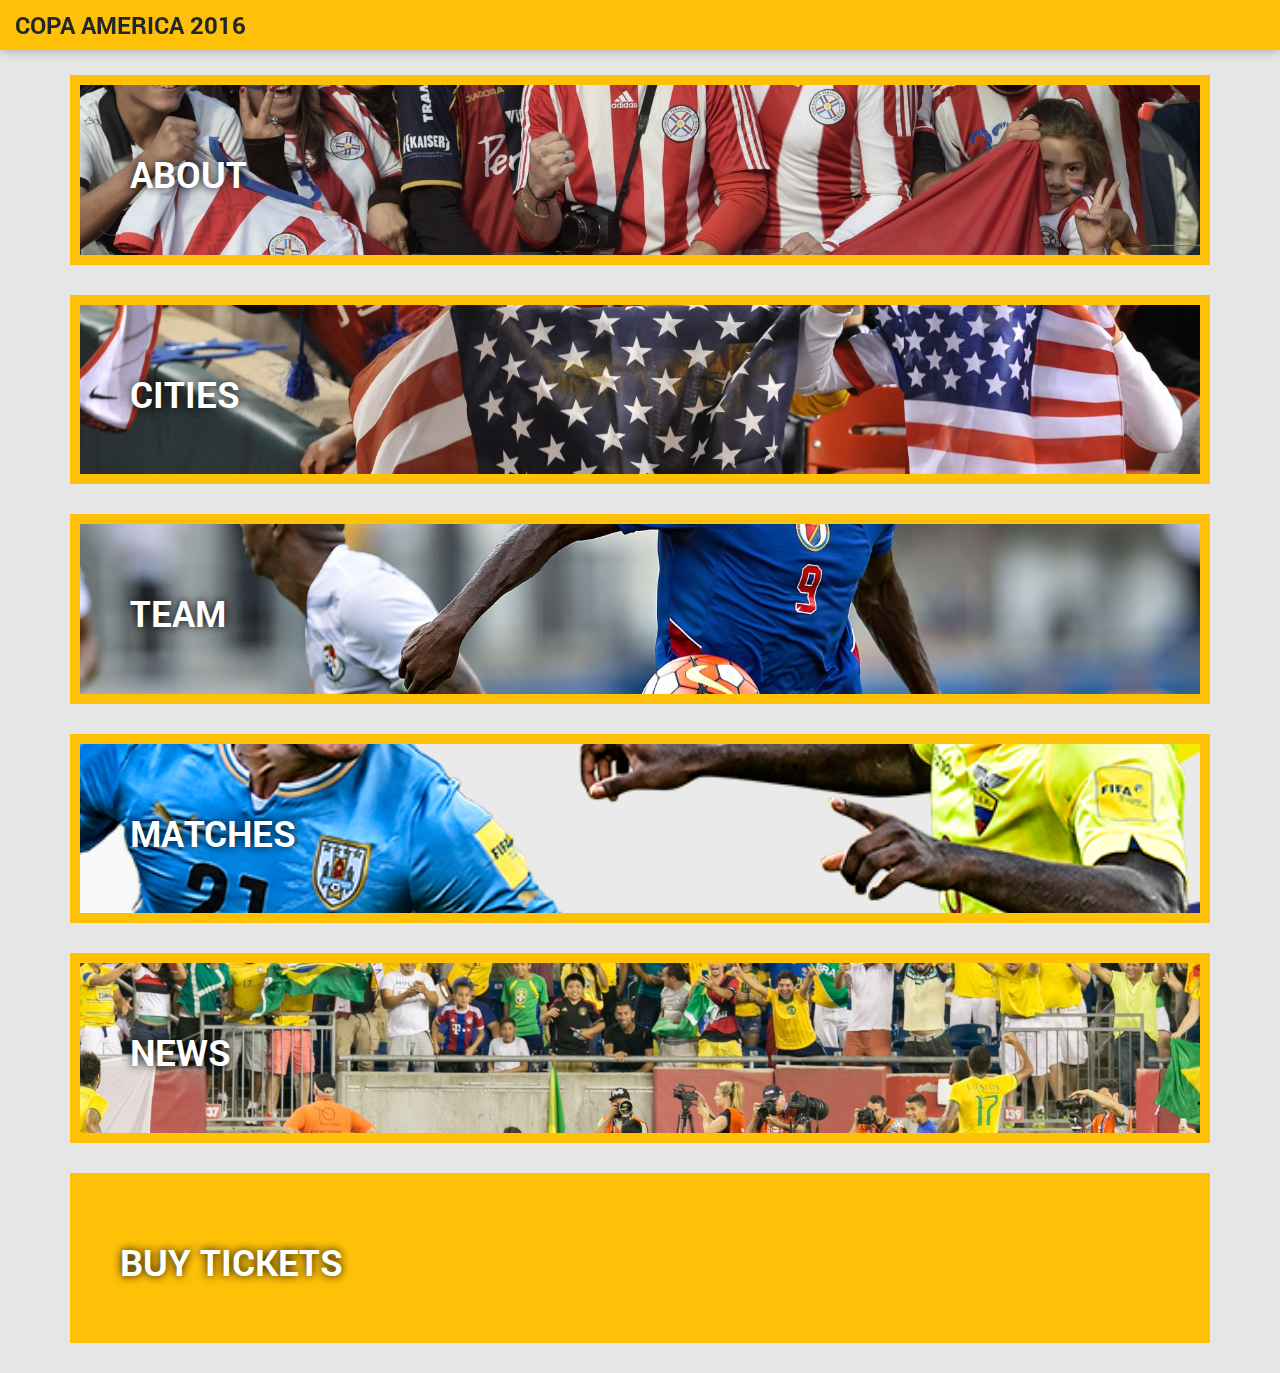
<file: index.html>
<!DOCTYPE html>
<html lang="en">
  <head>
    <meta charset="utf-8">
    <meta http-equiv="X-UA-Compatible" content="IE=edge">
    <meta name="viewport" content="width=device-width, initial-scale=1">
    <title>Copa America 2016</title>

    <!-- Bootstrap -->
    <link href="css/bootstrap.min.css" rel="stylesheet">

    <!-- Animate.CSS -->
    <link href="css/animate.css" rel="stylesheet">

    <!-- Stylesheet -->
    <link href="style.css" rel="stylesheet">

  </head>
  <body class="animated fadeIn">
    <nav class="navbar navbar-default navbar-fixed-top">
      <div class="container-fluid">
        <div class="navbar-header">
          <a class="navbar-brand text-uppercase" href="index.html">Copa America 2016</a>
        </div>
    </nav>

    <section class="navbar-clearfix">
    </section>

    <section class="item">
      <div class="container">
        <div class="row">
          <div class="col-sm-12">
            <a href="about.html">
              <div class="item-1 item-cmn text-uppercase animated bounceInLeft">
                <h1>About</h1>
              </div>  
            </a>
          </div>
          <div class="col-sm-12">
            <a href="cities.html">
              <div class="item-2 item-cmn text-uppercase animated bounceInRight">
                <h1>Cities</h1>
              </div>  
            </a>
          </div>
          <div class="col-sm-12">
            <a href="team.html">
              <div class="item-3 item-cmn text-uppercase animated bounceInLeft">
                <h1>Team</h1>
              </div>  
            </a>
          </div>
          <div class="col-sm-12">
            <a href="matches.html">
              <div class="item-4 item-cmn text-uppercase animated bounceInRight">
                <h1>Matches</h1>
              </div>  
            </a>
          </div>
          <div class="col-sm-12">
            <a href="news.html">
              <div class="item-5 item-cmn text-uppercase animated bounceInLeft">
                <h1>News</h1>
              </div>  
            </a>
          </div>
          <div class="col-sm-12">
            <a href="buytickets.html">
              <div class="item-6 item-cmn text-uppercase animated bounceInRight">
                <h1>Buy Tickets</h1>
              </div>  
            </a>
          </div>
        </div>
      </div>
    </section>    
  </body>
</html>
</file>
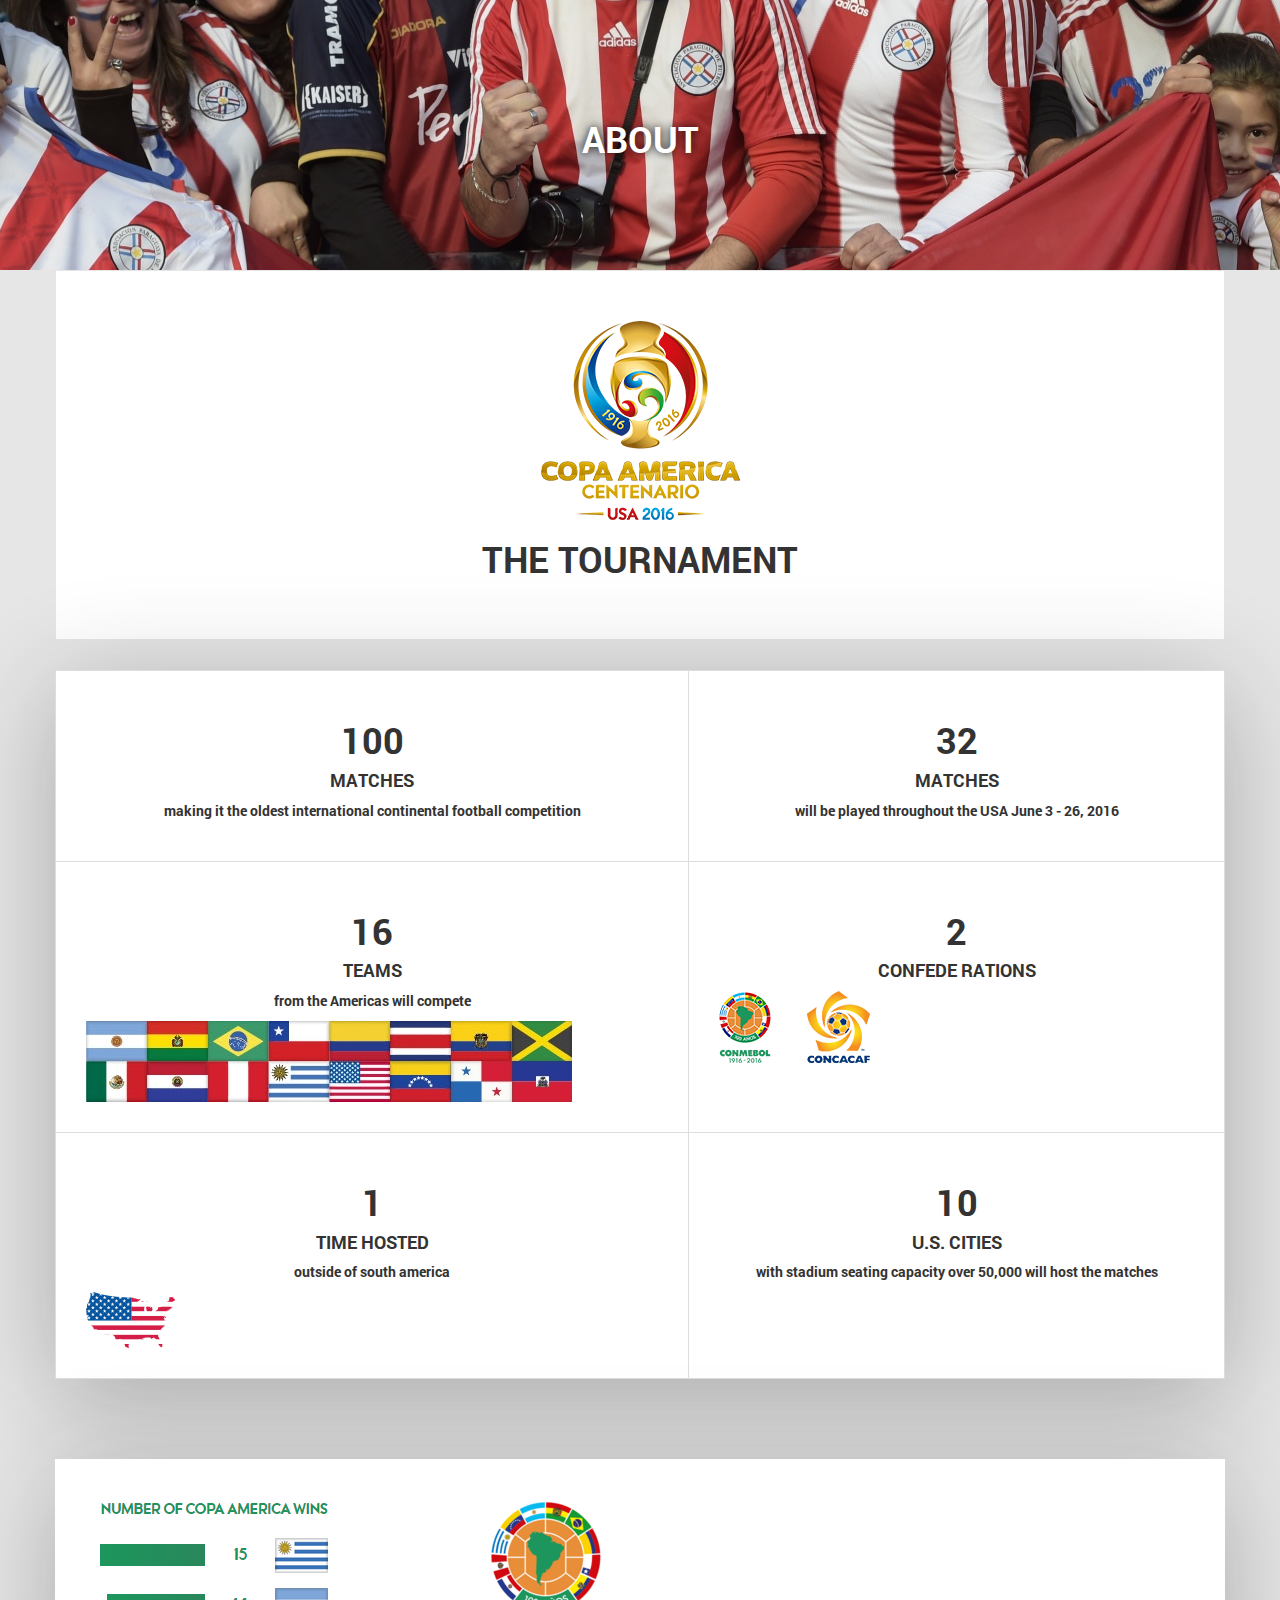
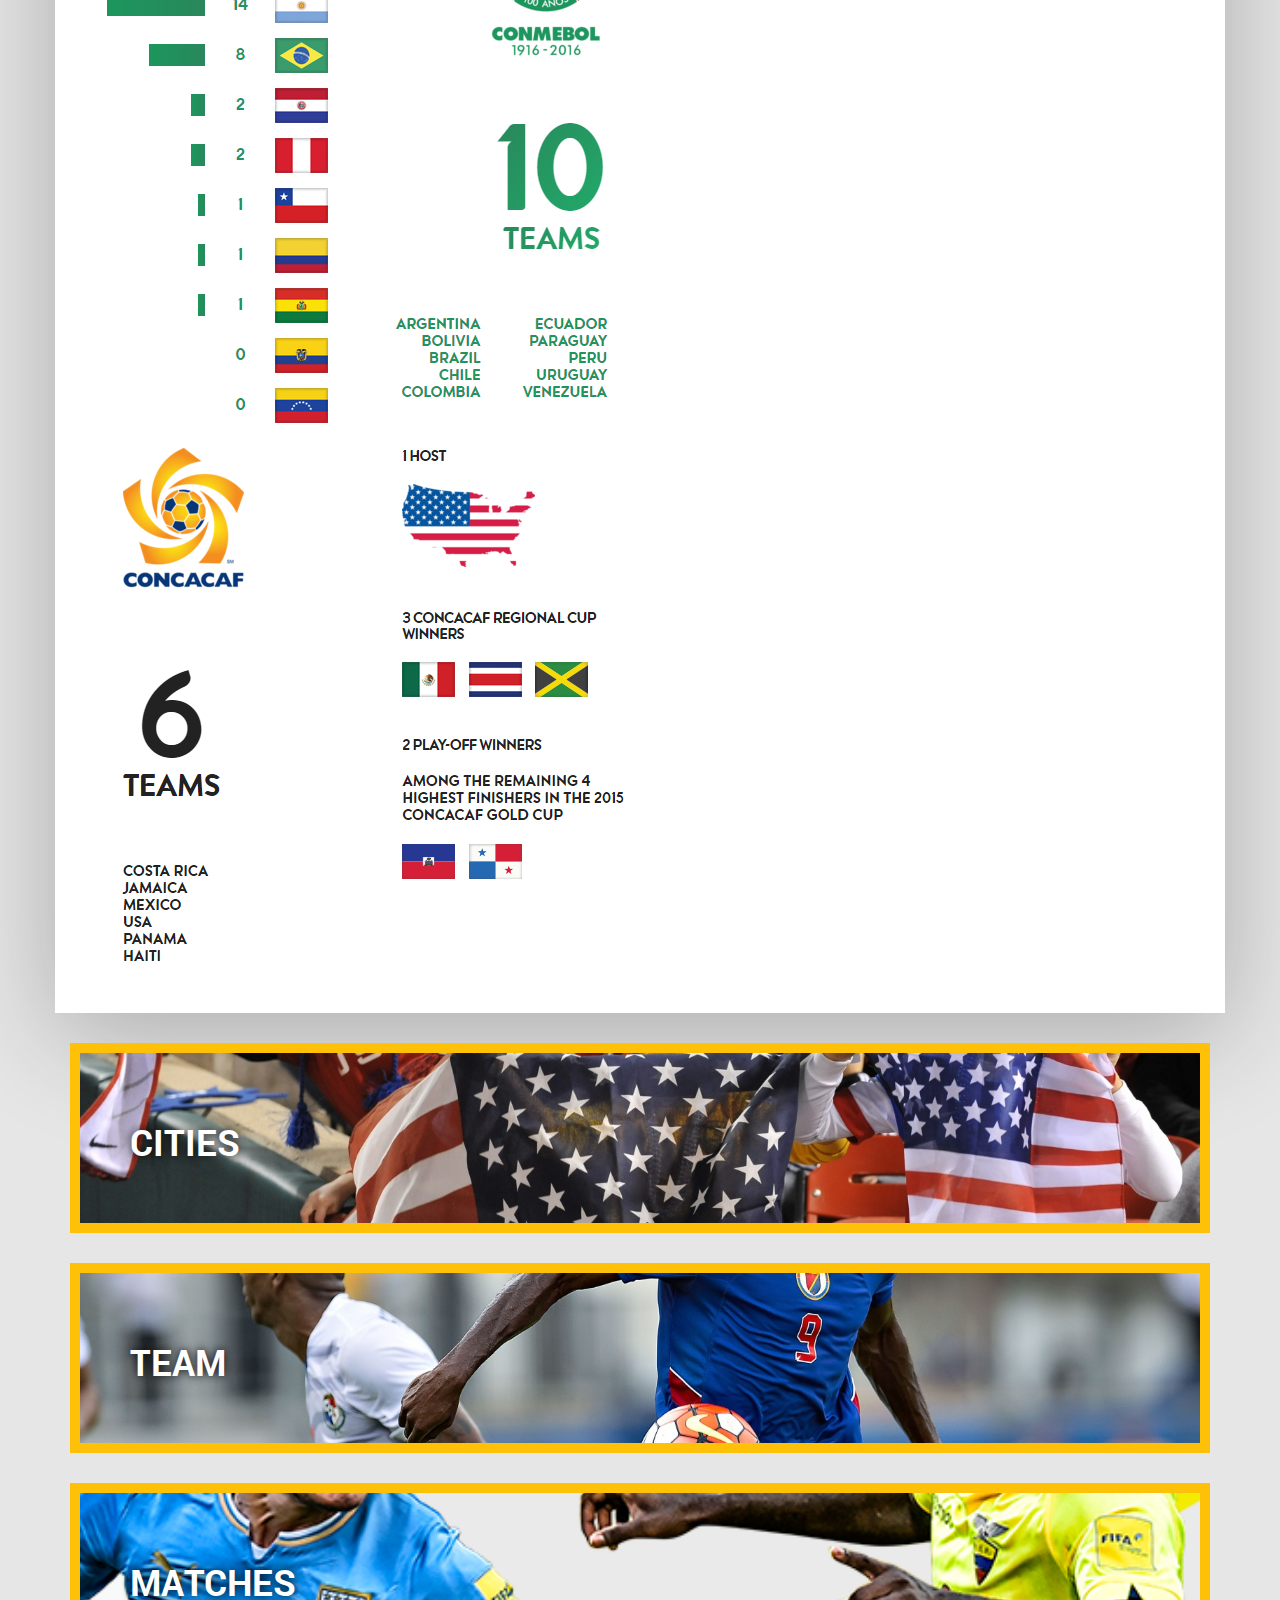
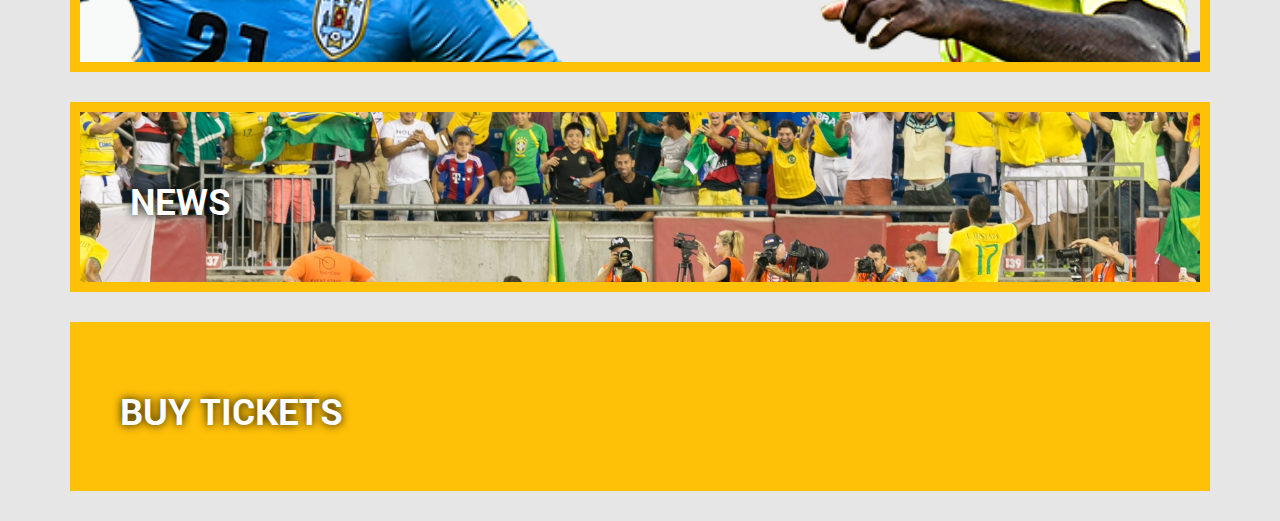
<file: about.html>
<!DOCTYPE html>
<html lang="en">
  <head>
    <meta charset="utf-8">
    <meta http-equiv="X-UA-Compatible" content="IE=edge">
    <meta name="viewport" content="width=device-width, initial-scale=1">
    <title>Copa America 2016</title>

    <!-- Bootstrap -->
    <link href="css/bootstrap.min.css" rel="stylesheet">

    <!-- Animate.CSS -->
    <link href="css/animate.css" rel="stylesheet">

    <!-- Stylesheet -->
    <link href="style.css" rel="stylesheet">

  </head>
  <body class="animated fadeIn">
    <section class="about-cover cover-cmn">
      <div class="container-fluid">
        <div class="row">
          <div class="text-center text-uppercase animated slideInDown">
            <h1>About</h1>
          </div>
        </div>
      </div>
    </section>
    <section class="the-tournament text-uppercase text-center animated slideInUp">
      <div class="container">
        <div class="row">
          <div class="tournament">
            <img src="img/logo.png" alt="">
            <h1>The Tournament</h1>
          </div>
        </div>
      </div>
    </section>
    <section class="info animated slideInUp">
      <div class="container">
        <div class="row">
          <div class="one-info text-center">
            <table class="table table-bordered">
              <tr>
                <td>
                  <h1>100</h1>
                  <h4>MATCHES</h4>
                  <p>making it the oldest international continental football competition</p>
                </td>
                <td>
                  <h1>32</h1>
                  <h4>MATCHES</h4>
                  <p>will be played throughout the USA June 3 - 26, 2016</p>
                </td>
              </tr>
              <tr>
                <td>
                  <h1>16</h1>
                  <h4>TEAMS</h4>
                  <p>from the Americas will compete</p>
                  <img class="img-responsive" src="img/team-flags.jpg" alt="">
                </td>
                <td>
                  <h1>2</h1>
                  <h4>CONFEDE RATIONS</h4>
                  <img class="img img-responsive" src="img/confedarations.png" alt="">
                </td>
              </tr>
              <tr>
                <td>
                  <h1>1</h1>
                  <h4>TIME HOSTED</h4>
                  <p>outside of south america</p>
                  <img class="img-responsive" src="img/usa-map.png" alt="">
                </td>
                <td>
                  <h1>10</h1>
                  <h4>U.S. CITIES</h4>
                  <p>with stadium seating capacity over 50,000 will host the matches</p>
                </td>
              </tr>
            </table>
          </div>
        </div>
      </div>
    </section>
    <section class="info">
      <div class="container">
        <div class="row">
          <div class="two-info">
            <img class="img-responsive" src="img/two-info-1.png" alt="">
            <img class="img-responsive" src="img/two-info-2.png" alt="">
          </div>
        </div>
      </div>
    </section>
    <section class="item">
      <div class="container">
        <div class="row">
          <div class="col-sm-12">
            <a href="cities.html">
              <div class="item-2 item-cmn text-uppercase">
                <h1>Cities</h1>
              </div>  
            </a>
          </div>
          <div class="col-sm-12">
            <a href="team.html">
              <div class="item-3 item-cmn text-uppercase">
                <h1>Team</h1>
              </div>  
            </a>
          </div>
          <div class="col-sm-12">
            <a href="matches.html">
              <div class="item-4 item-cmn text-uppercase">
                <h1>Matches</h1>
              </div>  
            </a>
          </div>
          <div class="col-sm-12">
            <a href="news.html">
              <div class="item-5 item-cmn text-uppercase">
                <h1>News</h1>
              </div>  
            </a>
          </div>
          <div class="col-sm-12">
            <a href="buytickets.html">
              <div class="item-6 item-cmn text-uppercase">
                <h1>Buy Tickets</h1>
              </div>  
            </a>
          </div>
        </div>
      </div>
    </section>
  </body>
</html>
</file>
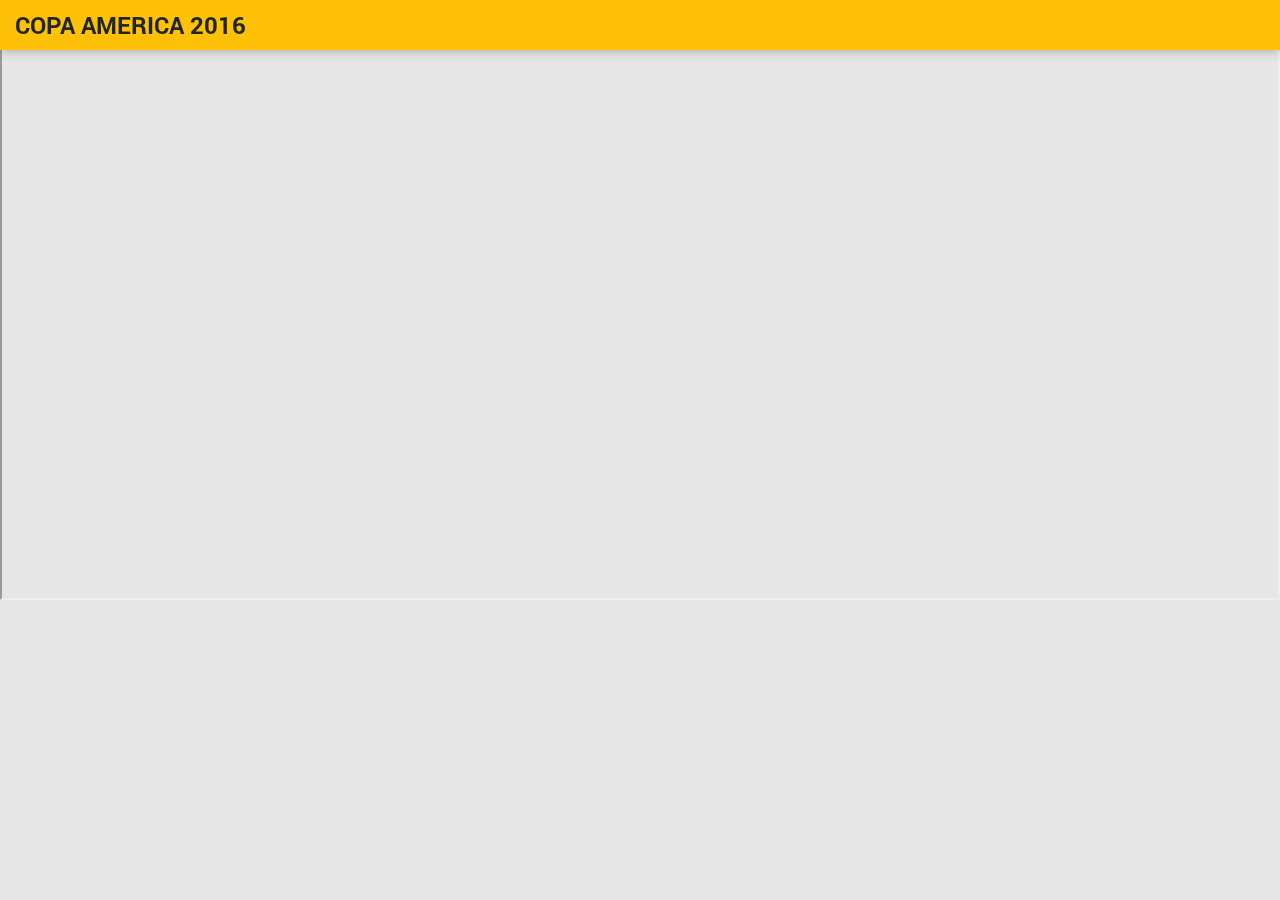
<file: buytickets.html>
<!DOCTYPE html>
<html lang="en">
  <head>
    <meta charset="utf-8">
    <meta http-equiv="X-UA-Compatible" content="IE=edge">
    <meta name="viewport" content="width=device-width, initial-scale=1">
    <title>Copa America 2016</title>

    <!-- Bootstrap -->
    <link href="css/bootstrap.min.css" rel="stylesheet">

    <!-- Animate.CSS -->
    <link href="css/animate.css" rel="stylesheet">

    <!-- Stylesheet -->
    <link href="style.css" rel="stylesheet">

  </head>
  <body class="animated slideInDown">
    <nav class="navbar navbar-default navbar-fixed-top">
      <div class="container-fluid">
        <div class="navbar-header">
          <a class="navbar-brand text-uppercase" href="index.html">Copa America 2016</a>
        </div>
    </nav>

    <section class="extrnl-news">
      <iframe width="100%" height="600" src="http://www.ticketmaster.com/Copa-America-Centenario-tickets/artist/2179595?brand=COPA"></iframe>
    </section>   
  </body>
</html>
</file>
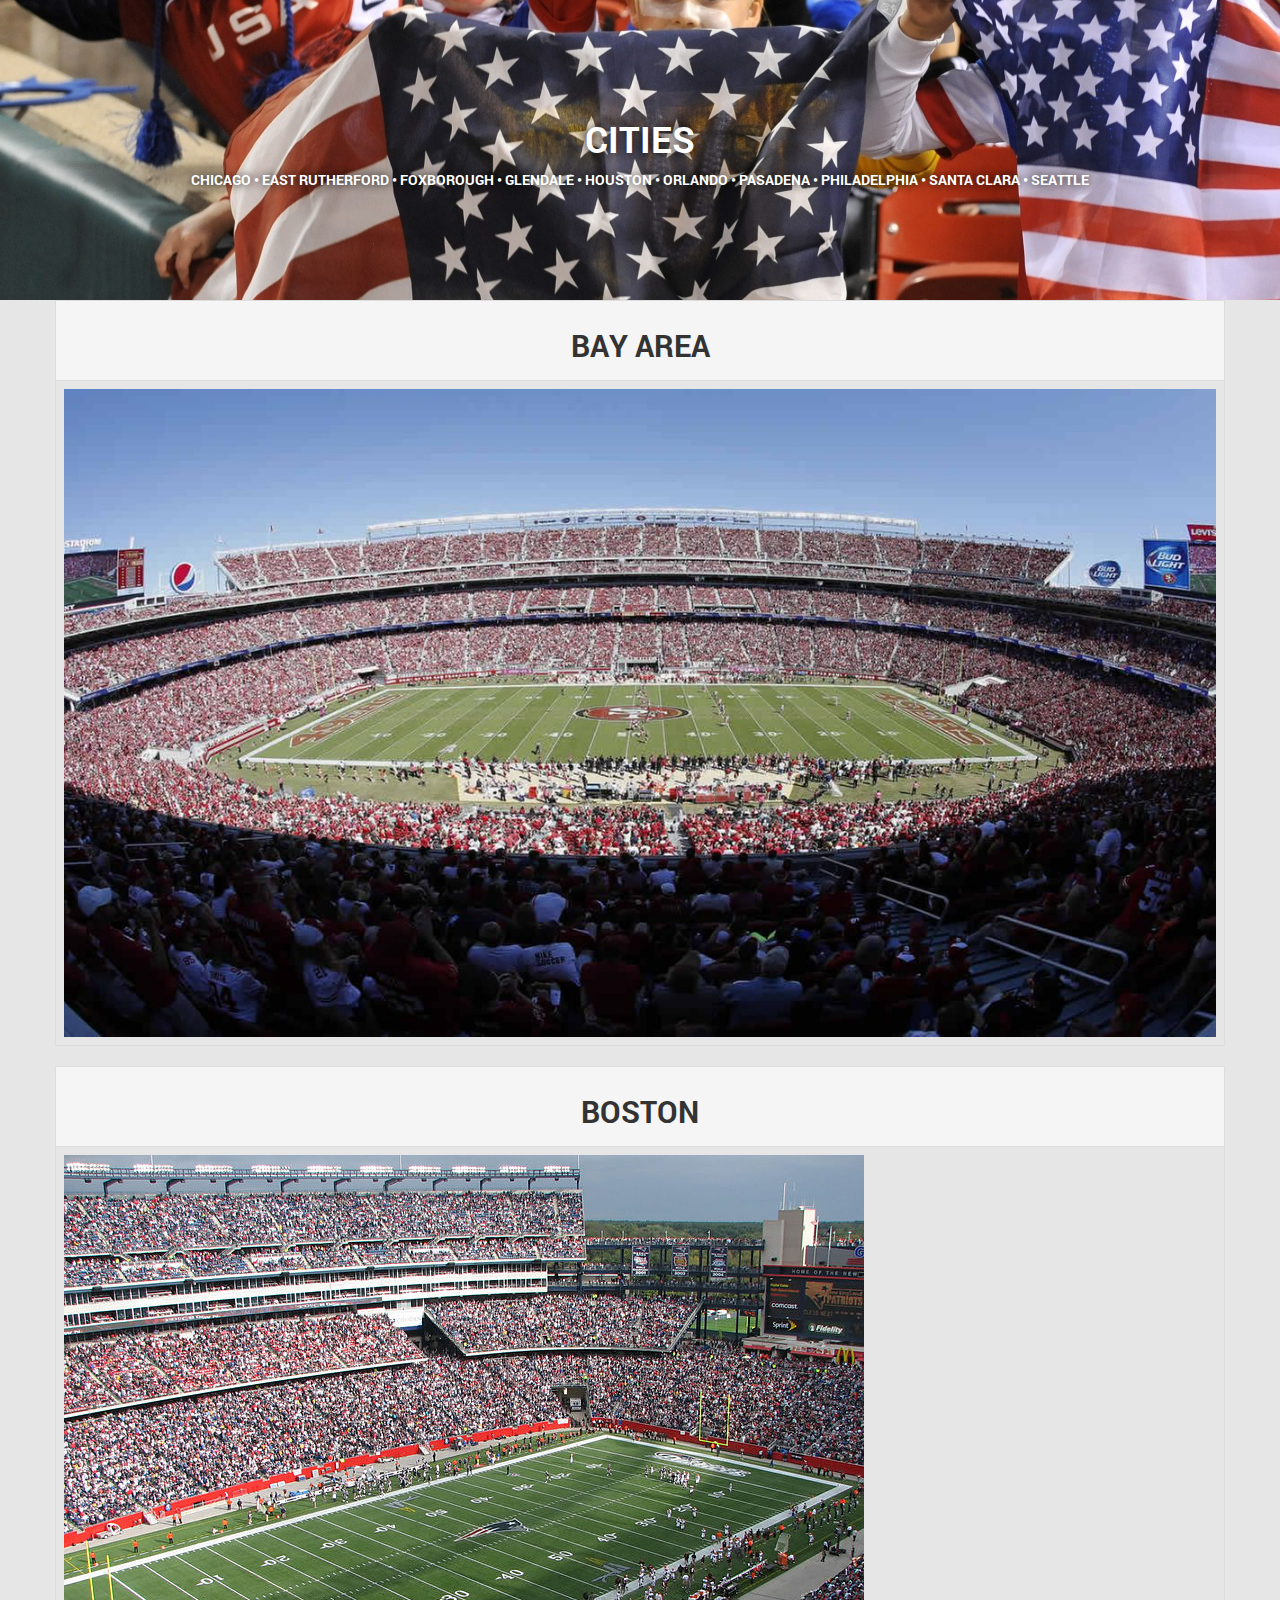
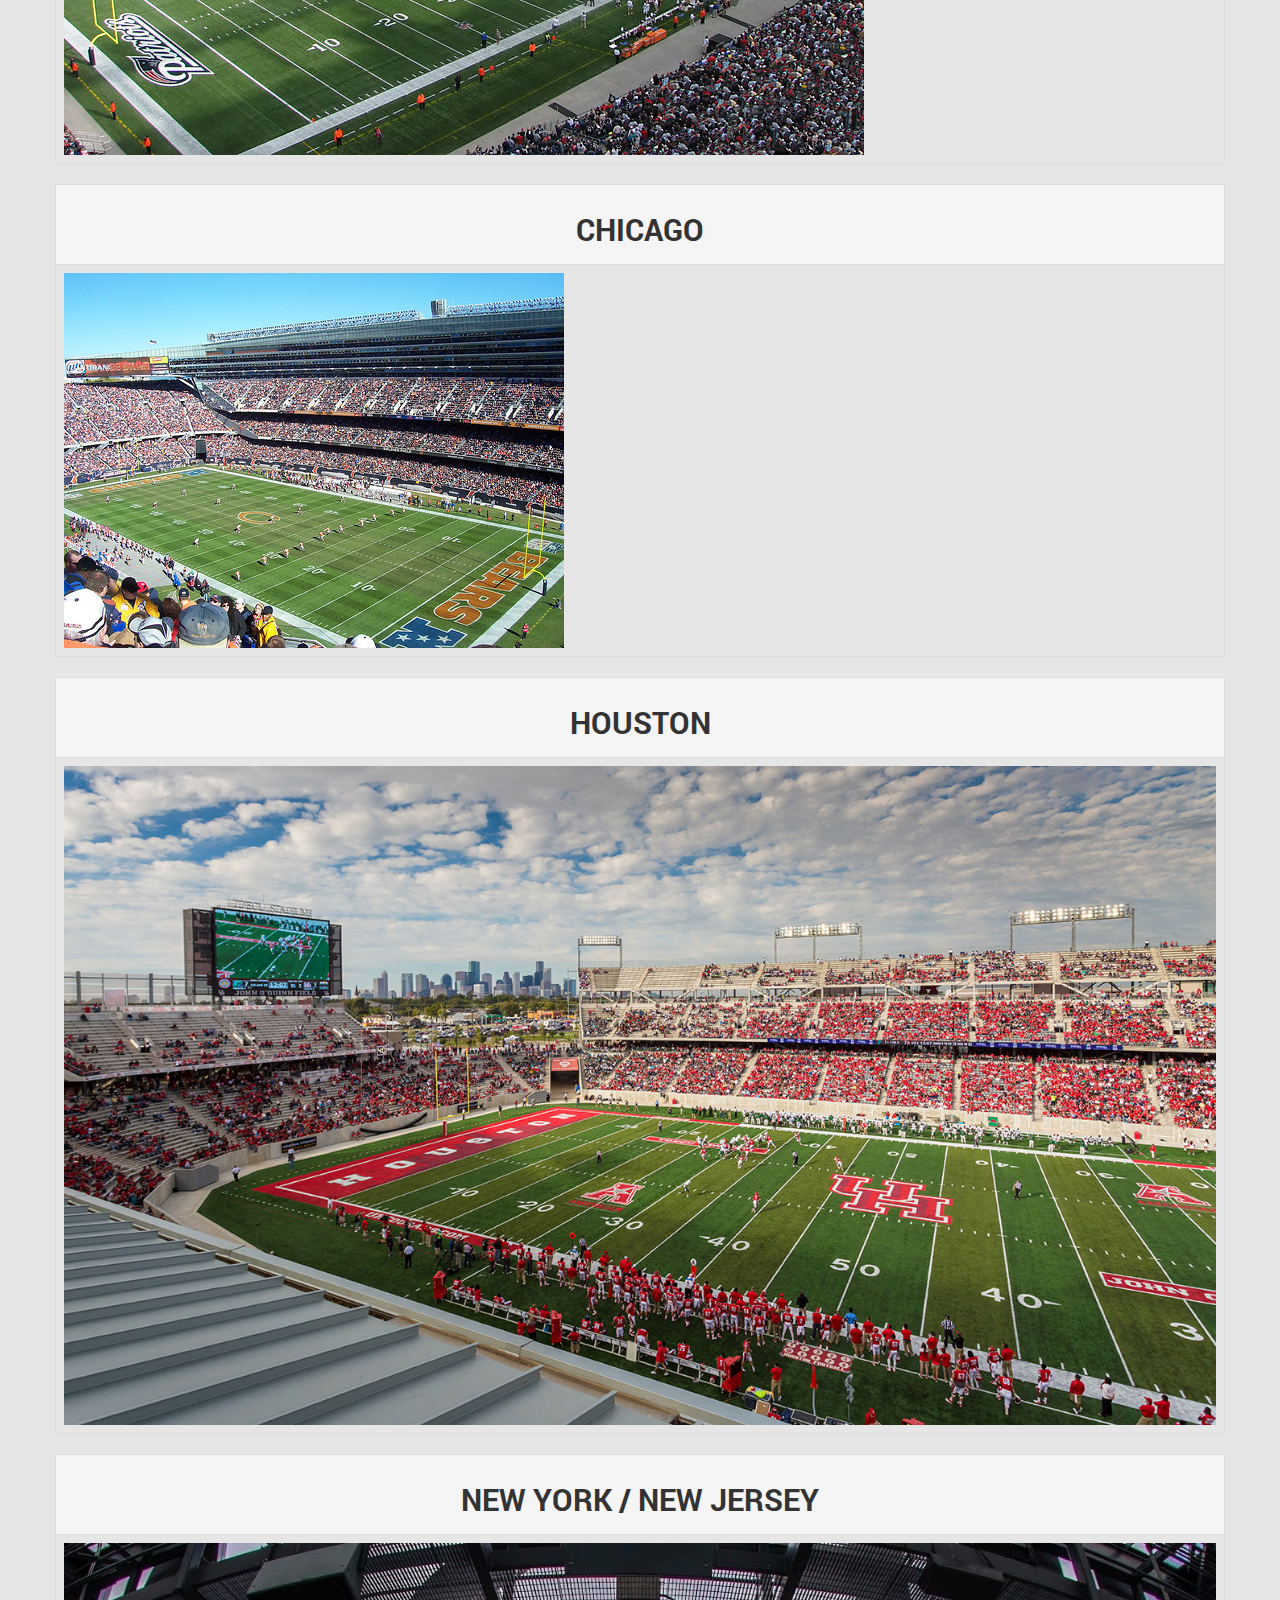
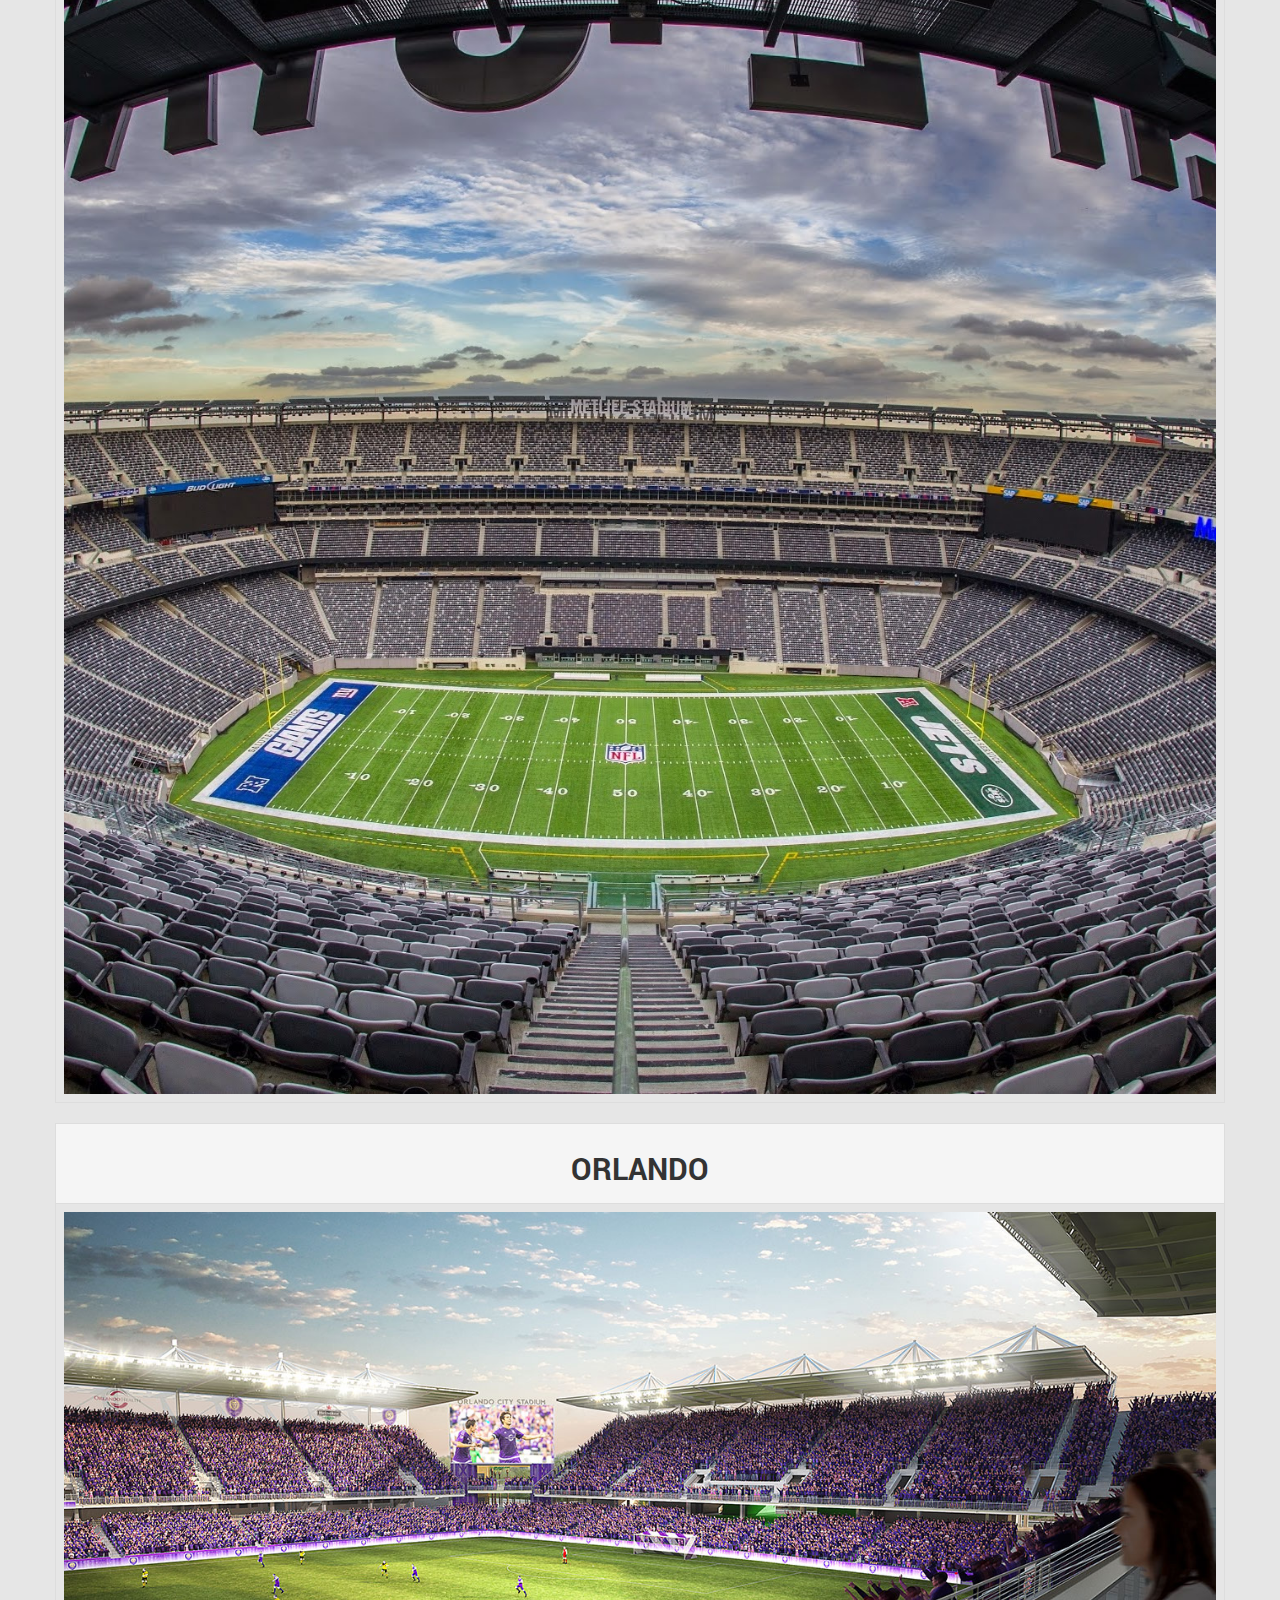
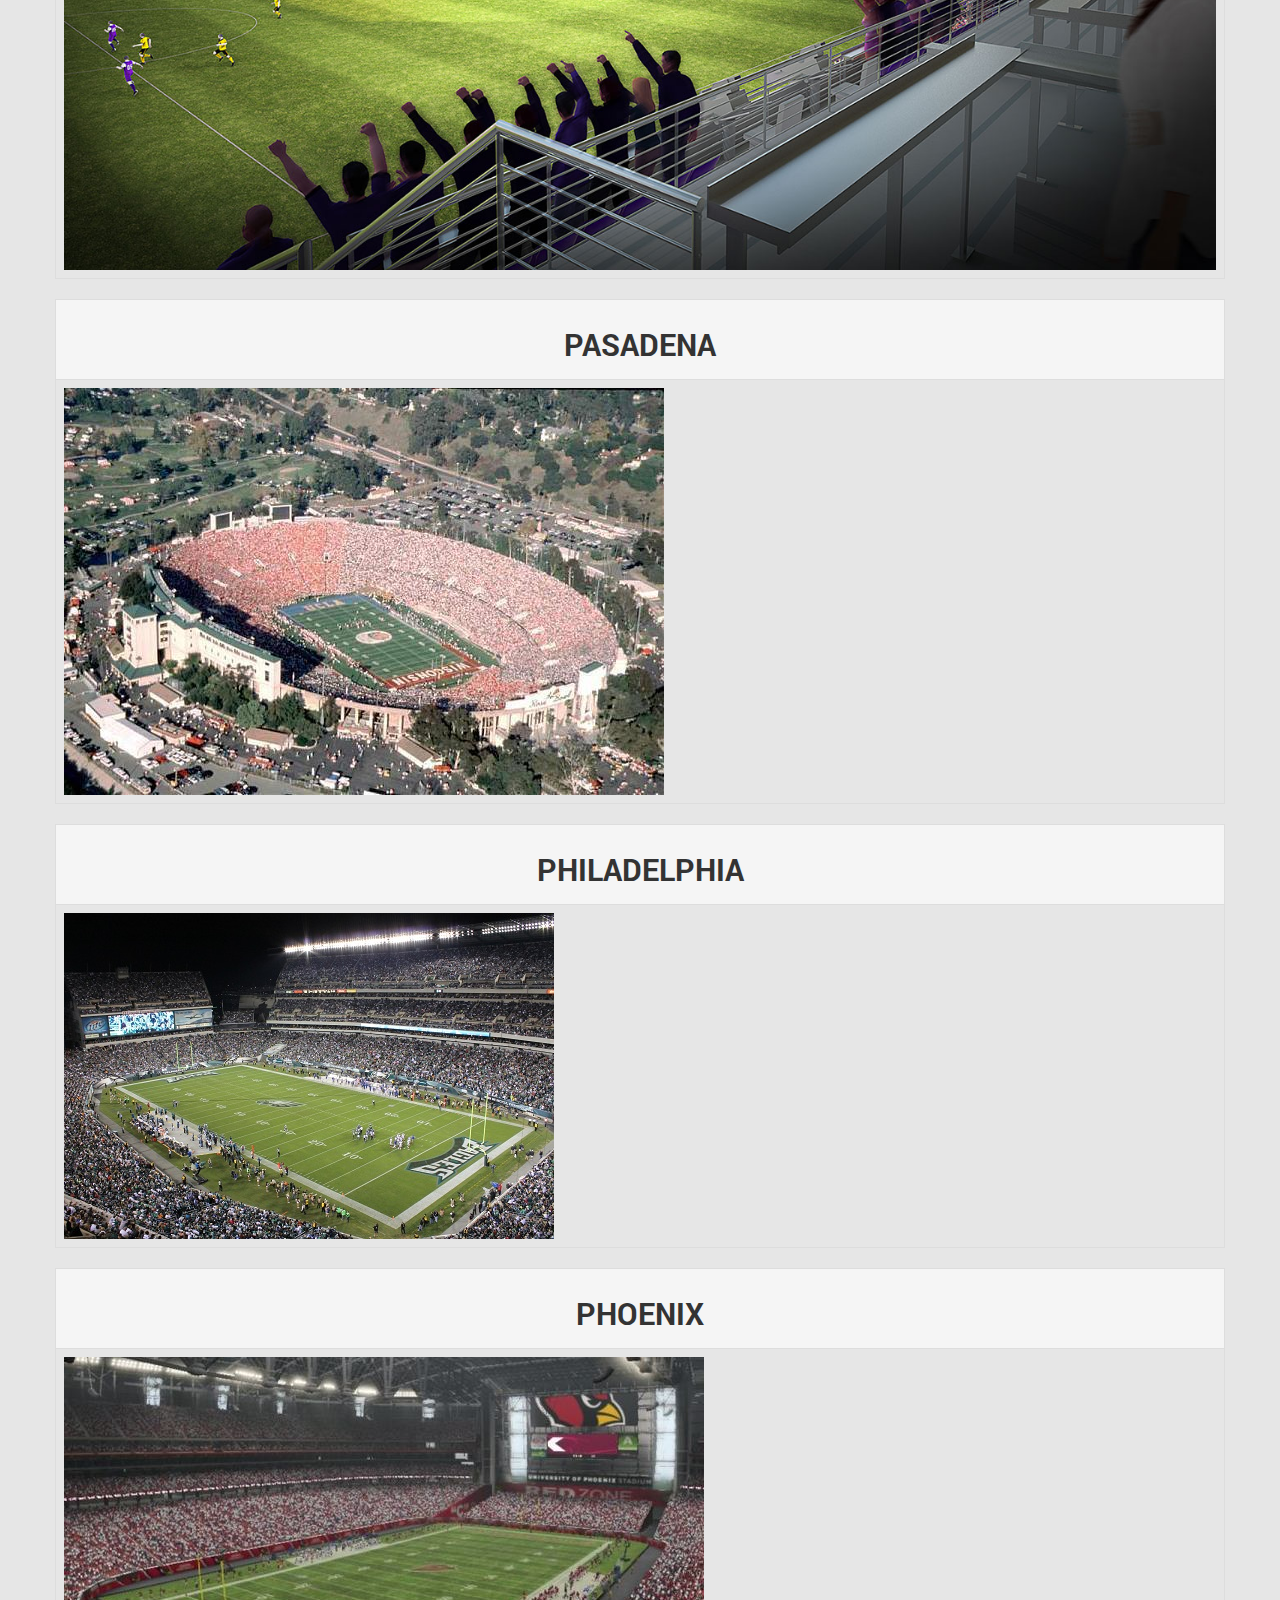
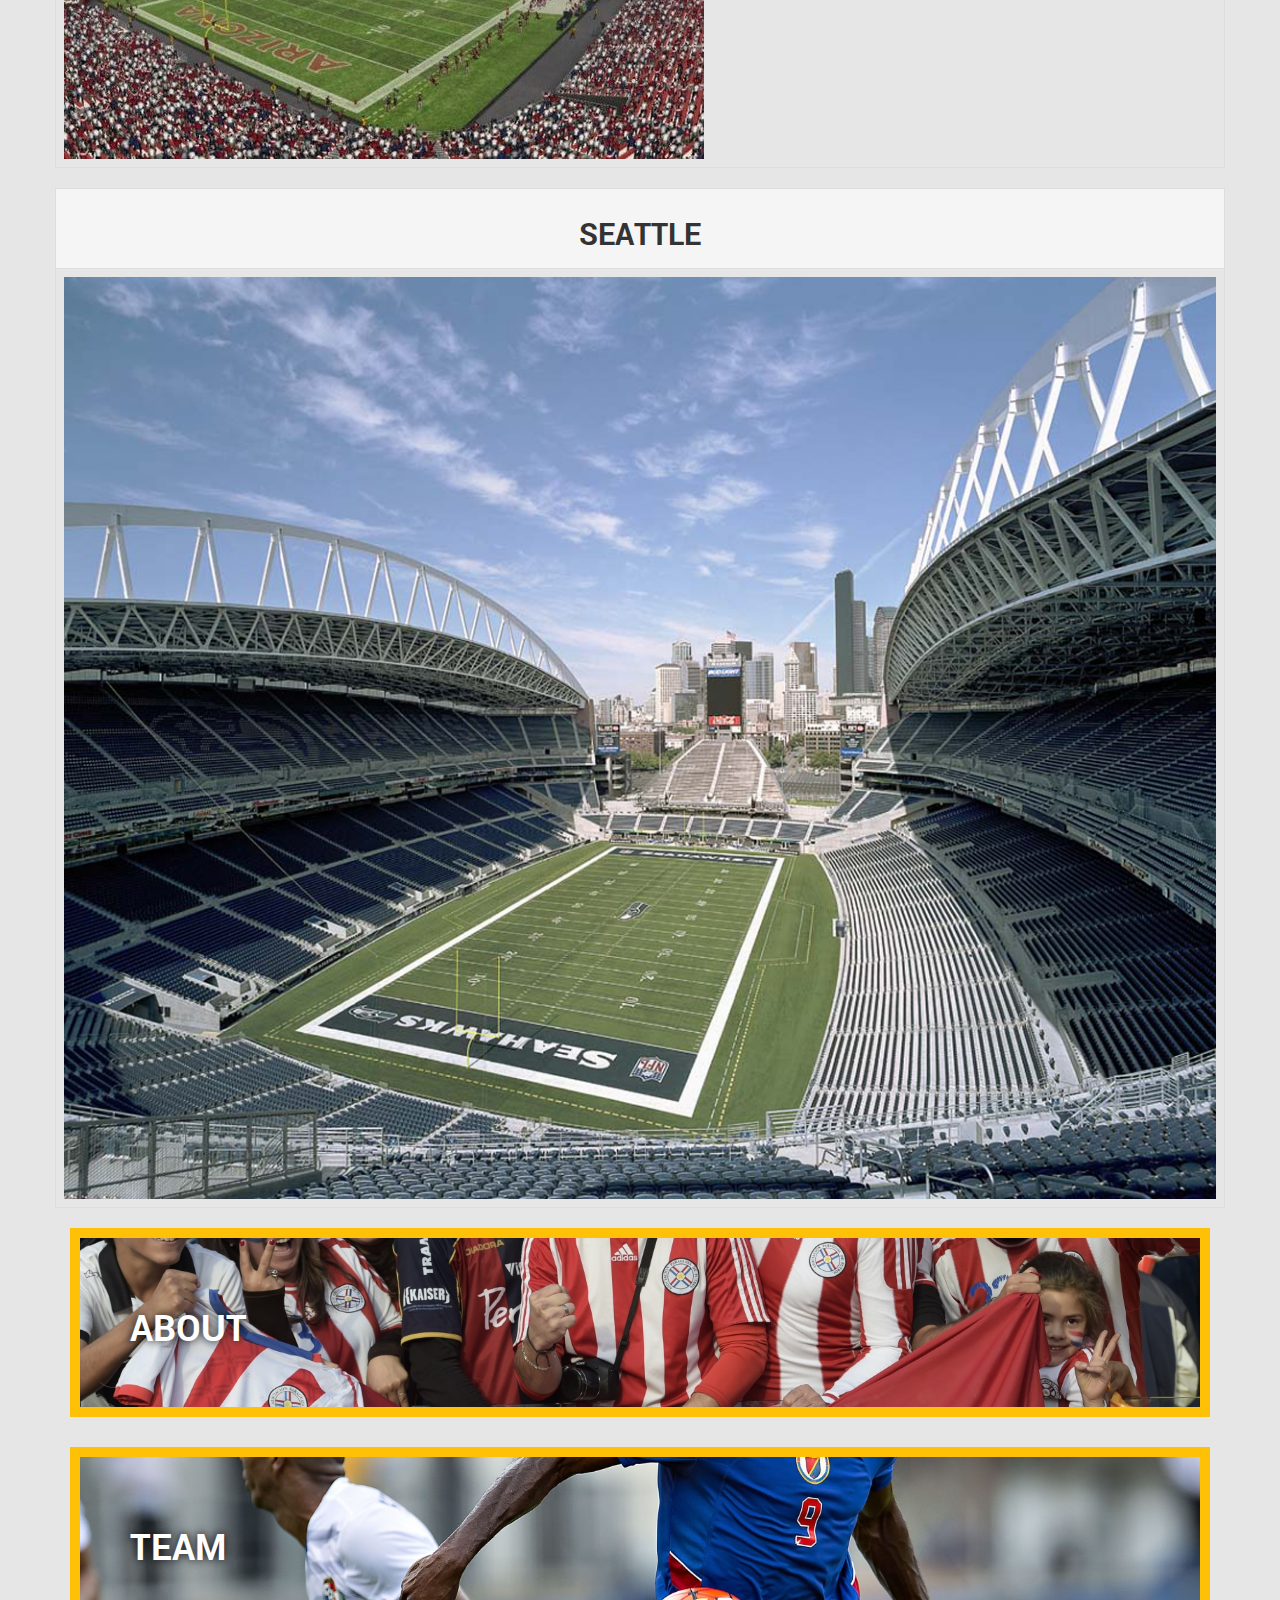
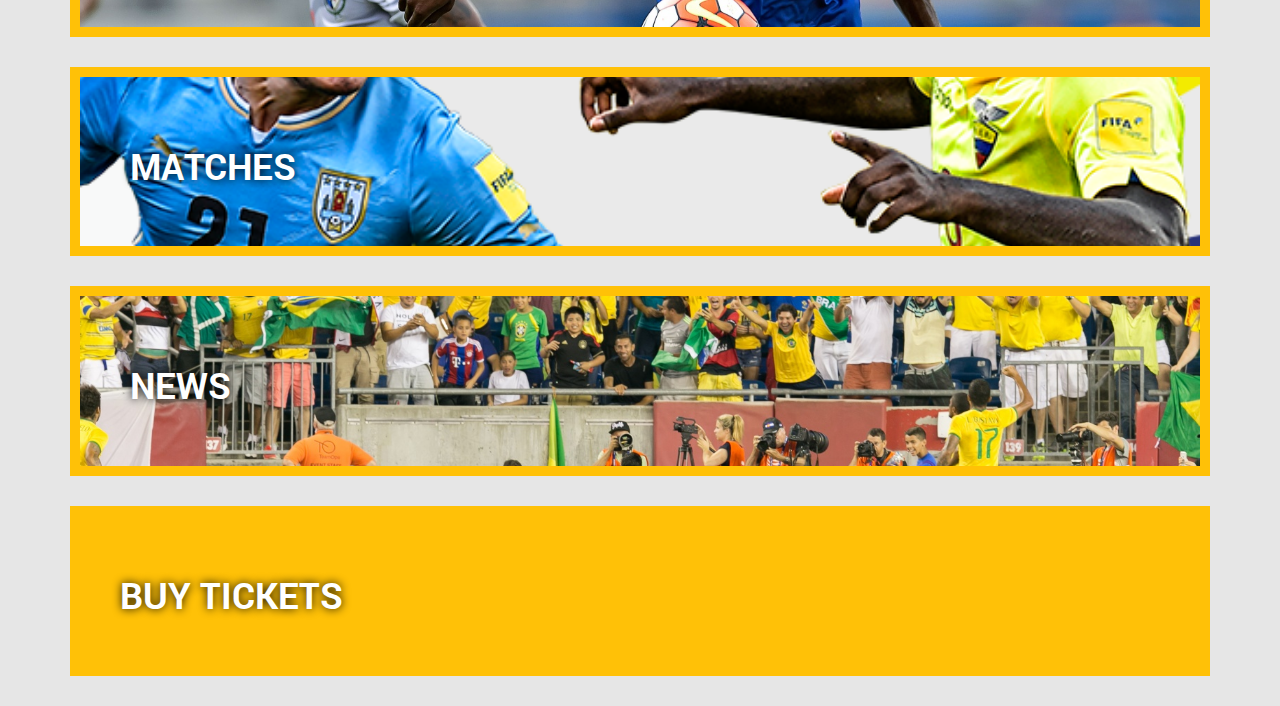
<file: cities.html>
<!DOCTYPE html>
<html lang="en">
  <head>
    <meta charset="utf-8">
    <meta http-equiv="X-UA-Compatible" content="IE=edge">
    <meta name="viewport" content="width=device-width, initial-scale=1">
    <title>Copa America 2016</title>

    <!-- Bootstrap -->
    <link href="css/bootstrap.min.css" rel="stylesheet">

    <!-- Animate.CSS -->
    <link href="css/animate.css" rel="stylesheet">

    <!-- Stylesheet -->
    <link href="style.css" rel="stylesheet">

  </head>
  <body class="animated fadeIn">
    <section class="cities-cover cover-cmn">
      <div class="container-fluid">
        <div class="row">
          <div class="text-center text-uppercase animated slideInDown">
            <h1>Cities</h1>
            <p>Chicago • East Rutherford • Foxborough • Glendale • Houston • Orlando • Pasadena • Philadelphia • Santa Clara • Seattle</p>
          </div>
        </div>
      </div>
    </section>
    <section class="cities animated slideInUp">
      <div class="container">
        <div class="row">
          <div class="stadium text-center">
            <table class="table table-bordered">
              <tr class="active">
                <td><h2>BAY AREA</h2></td>
              </tr>
              <tr>
                <td><img class="img img-responsive" src="img/stadium/BAYAREA.jpg" alt=""></td>
              </tr>
            </table>
            <table class="table table-bordered">
              <tr class="active">
                <td><h2>BOSTON</h2></td>
              </tr>
              <tr>
                <td><img class="img img-responsive" src="img/stadium/BOSTON.jpg" alt=""></td>
              </tr>
            </table>
            <table class="table table-bordered">
              <tr class="active">
                <td><h2>CHICAGO</h2></td>
              </tr
              <tr>
                <td><img class="img img-responsive" src="img/stadium/CHICAGO.jpg" alt=""></td>
              </tr>
            </table>
            <table class="table table-bordered">
              <tr class="active">
                <td><h2>HOUSTON</h2></td>
              </tr>
              <tr>
                <td><img class="img img-responsive" src="img/stadium/HOUSTON.jpg" alt=""></td>
              </tr>
            </table>
            <table class="table table-bordered">
              <tr class="active">
                <td><h2>NEW YORK / NEW JERSEY</h2></td>
              </tr>
              <tr>
                <td><img class="img img-responsive" src="img/stadium/NEWYORKNEWJERSEY.jpg" alt=""></td>
              </tr>
            </table>
            <table class="table table-bordered">
              <tr class="active">
                <td><h2>ORLANDO</h2></td>
              </tr>
              <tr>
                <td><img class="img img-responsive" src="img/stadium/ORLANDO.jpg" alt=""></td>
              </tr>
            </table>
            <table class="table table-bordered">
              <tr class="active">
                <td><h2>PASADENA</h2></td>
              </tr>
              <tr>
                <td><img class="img img-responsive" src="img/stadium/PASADENA.jpg" alt=""></td>
              </tr>
            </table>
            <table class="table table-bordered">
              <tr class="active">
                <td><h2>PHILADELPHIA</h2></td>
              </tr>
              <tr>
                <td><img class="img img-responsive" src="img/stadium/PHILADELPHIA.jpg" alt=""></td>
              </tr>
            </table>
            <table class="table table-bordered">
              <tr class="active">
                <td><h2>PHOENIX</h2></td>
              </tr>
              <tr>
                <td><img class="img img-responsive" src="img/stadium/PHOENIX.jpg" alt=""></td>
              </tr>
            </table>
            <table class="table table-bordered">
              <tr class="active">
                <td><h2>SEATTLE</h2></td>
              </tr>
              <tr>
                <td><img class="img img-responsive" src="img/stadium/SEATTLE.jpg" alt=""></td>
              </tr>
            </table>
          </div>  
        </div>
      </div>
    </section>
    <section class="item">
      <div class="container">
        <div class="row">
          <div class="col-sm-12">
            <a href="about.html">
              <div class="item-1 item-cmn text-uppercase">
                <h1>About</h1>
              </div>  
            </a>
          </div>
          <div class="col-sm-12">
            <a href="team.html">
              <div class="item-3 item-cmn text-uppercase">
                <h1>Team</h1>
              </div>  
            </a>
          </div>
          <div class="col-sm-12">
            <a href="matches.html">
              <div class="item-4 item-cmn text-uppercase">
                <h1>Matches</h1>
              </div>  
            </a>
          </div>
          <div class="col-sm-12">
            <a href="news.html">
              <div class="item-5 item-cmn text-uppercase">
                <h1>News</h1>
              </div>  
            </a>
          </div>
          <div class="col-sm-12">
            <a href="buytickets.html">
              <div class="item-6 item-cmn text-uppercase">
                <h1>Buy Tickets</h1>
              </div>  
            </a>
          </div>
        </div>
      </div>
    </section>
  </body>
</html>
</file>
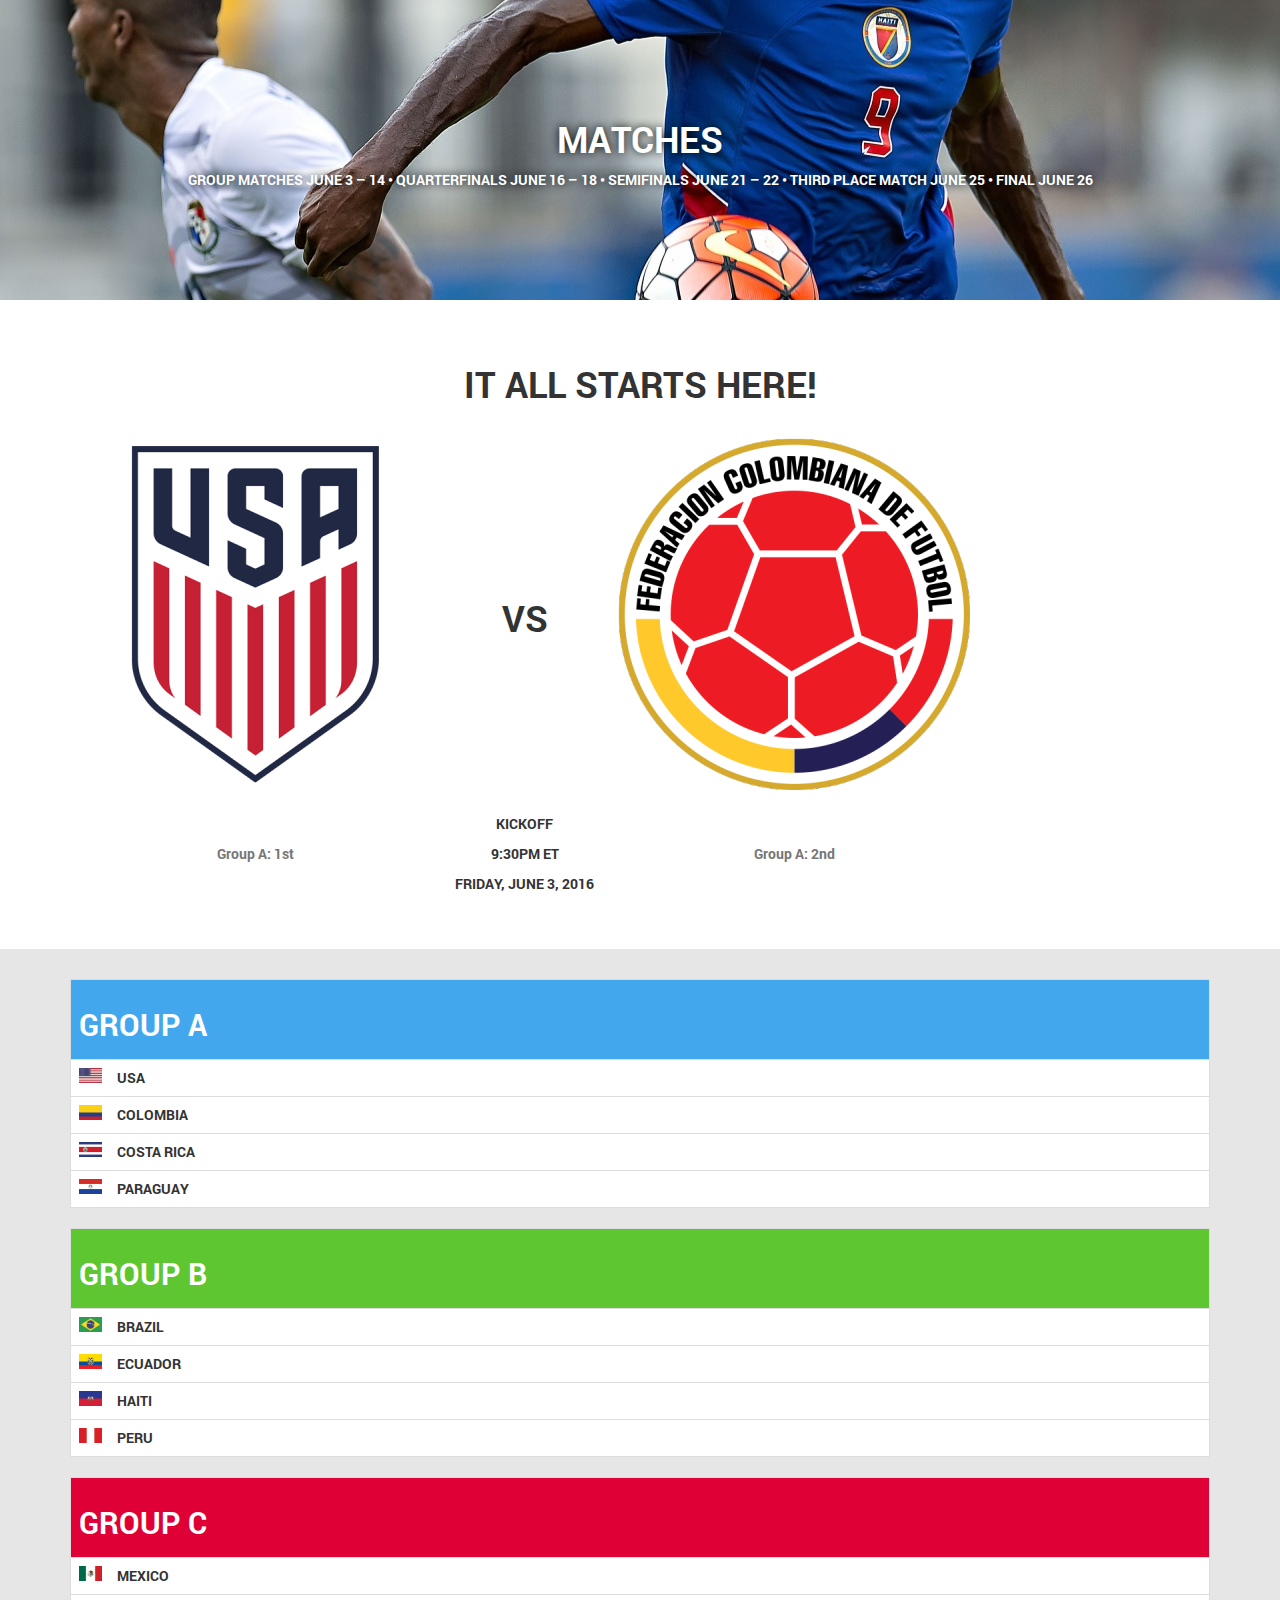
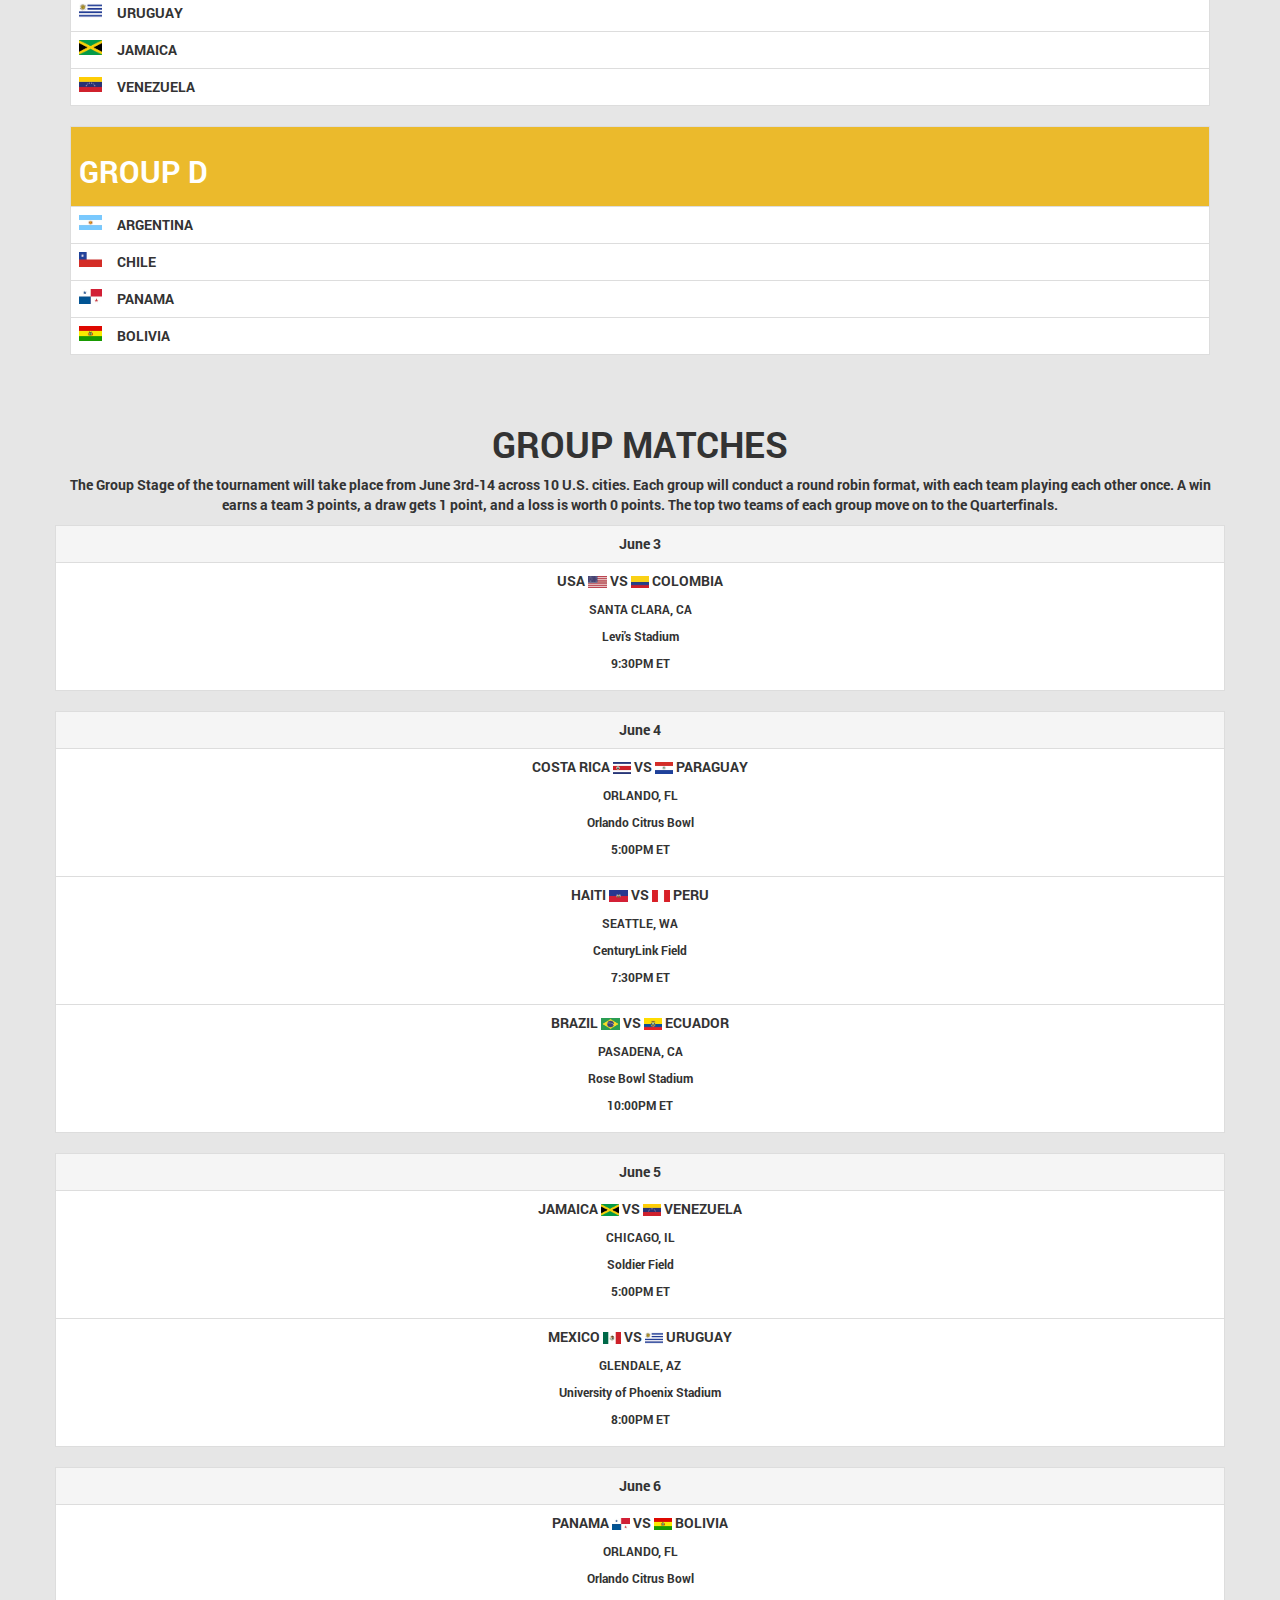
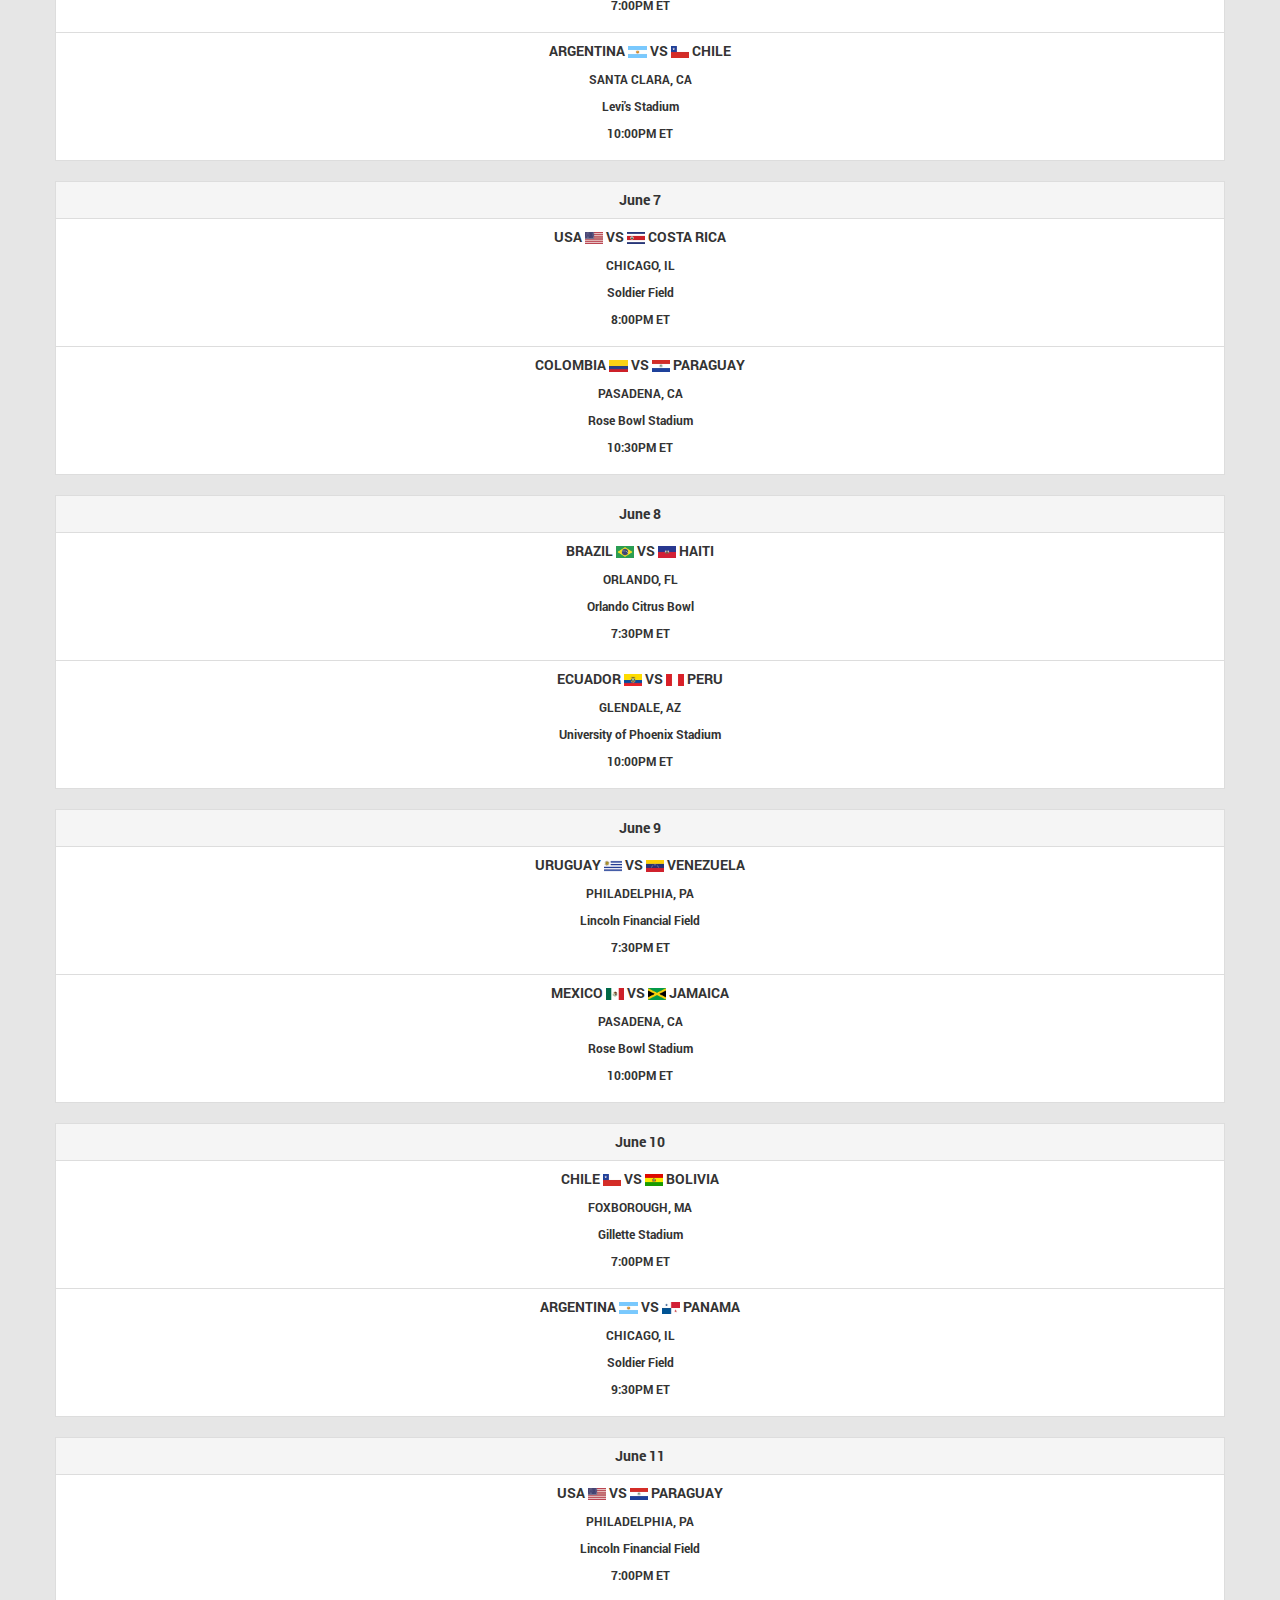
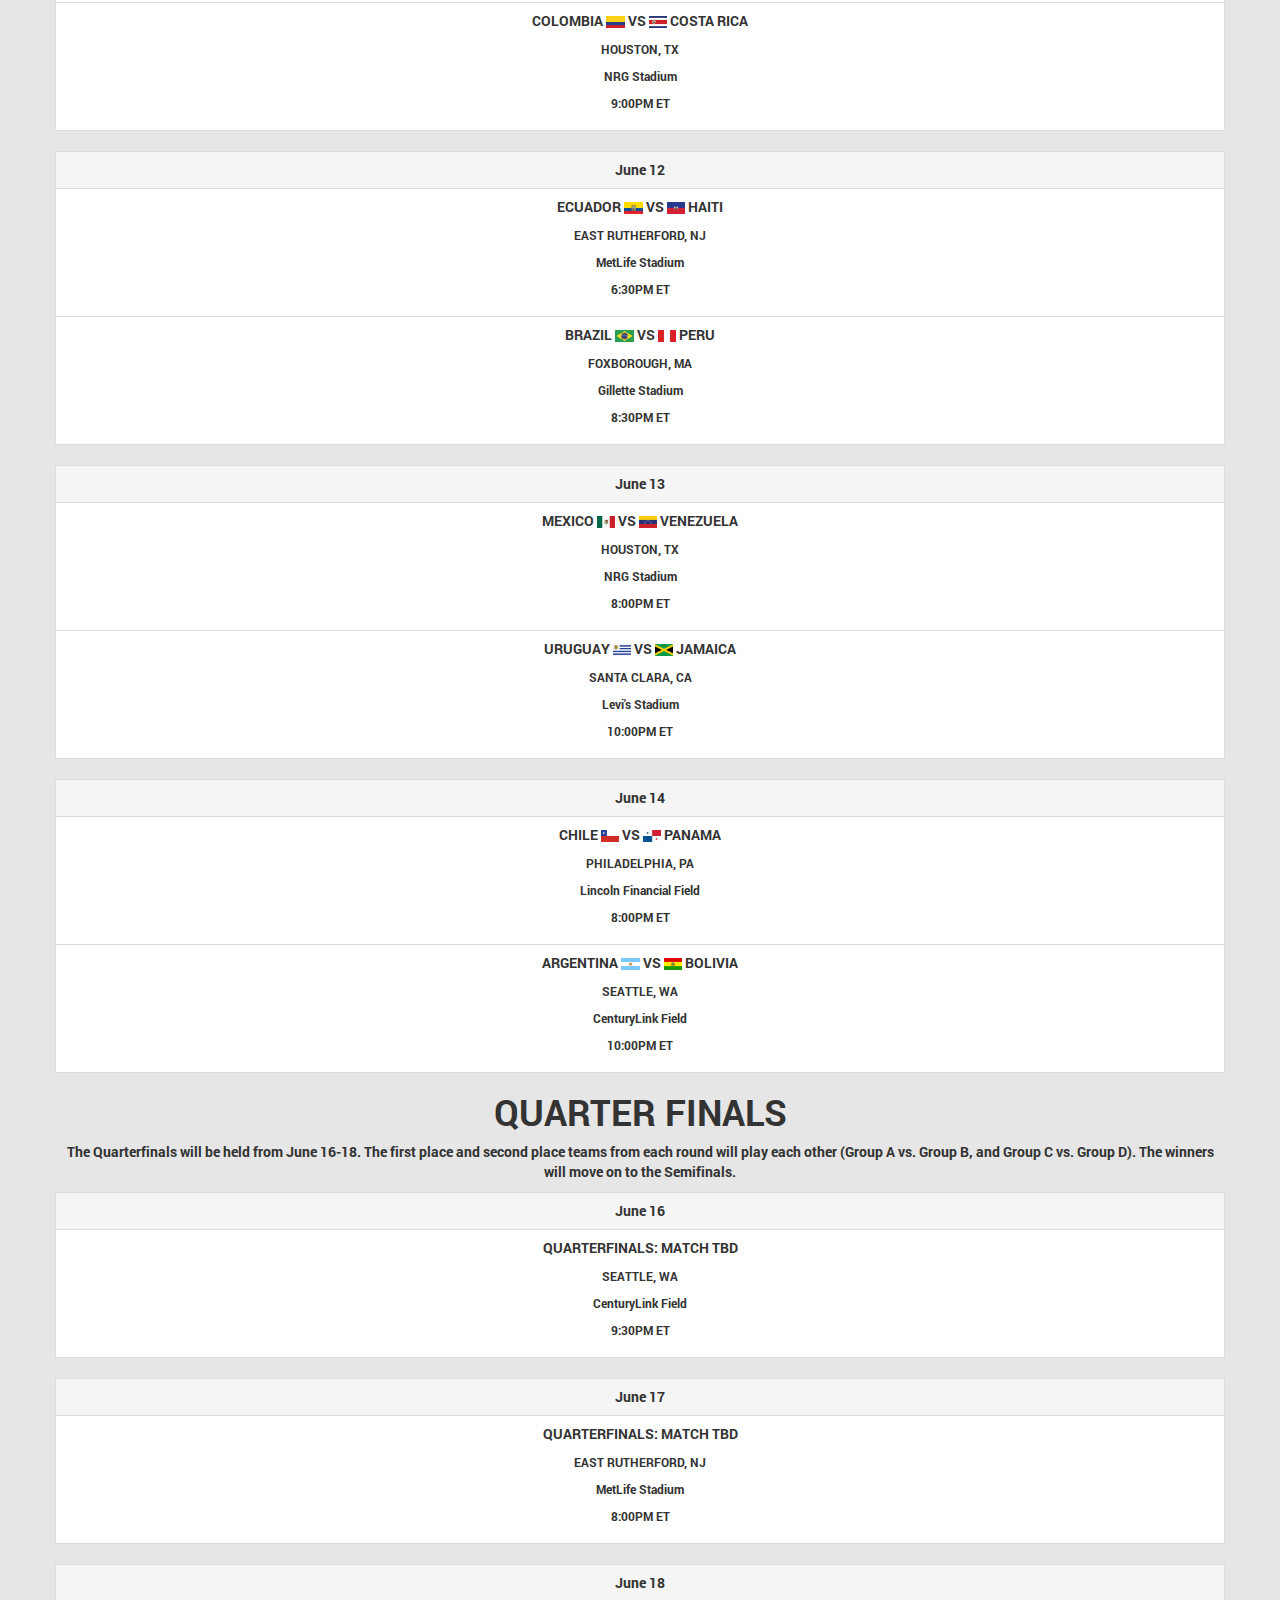
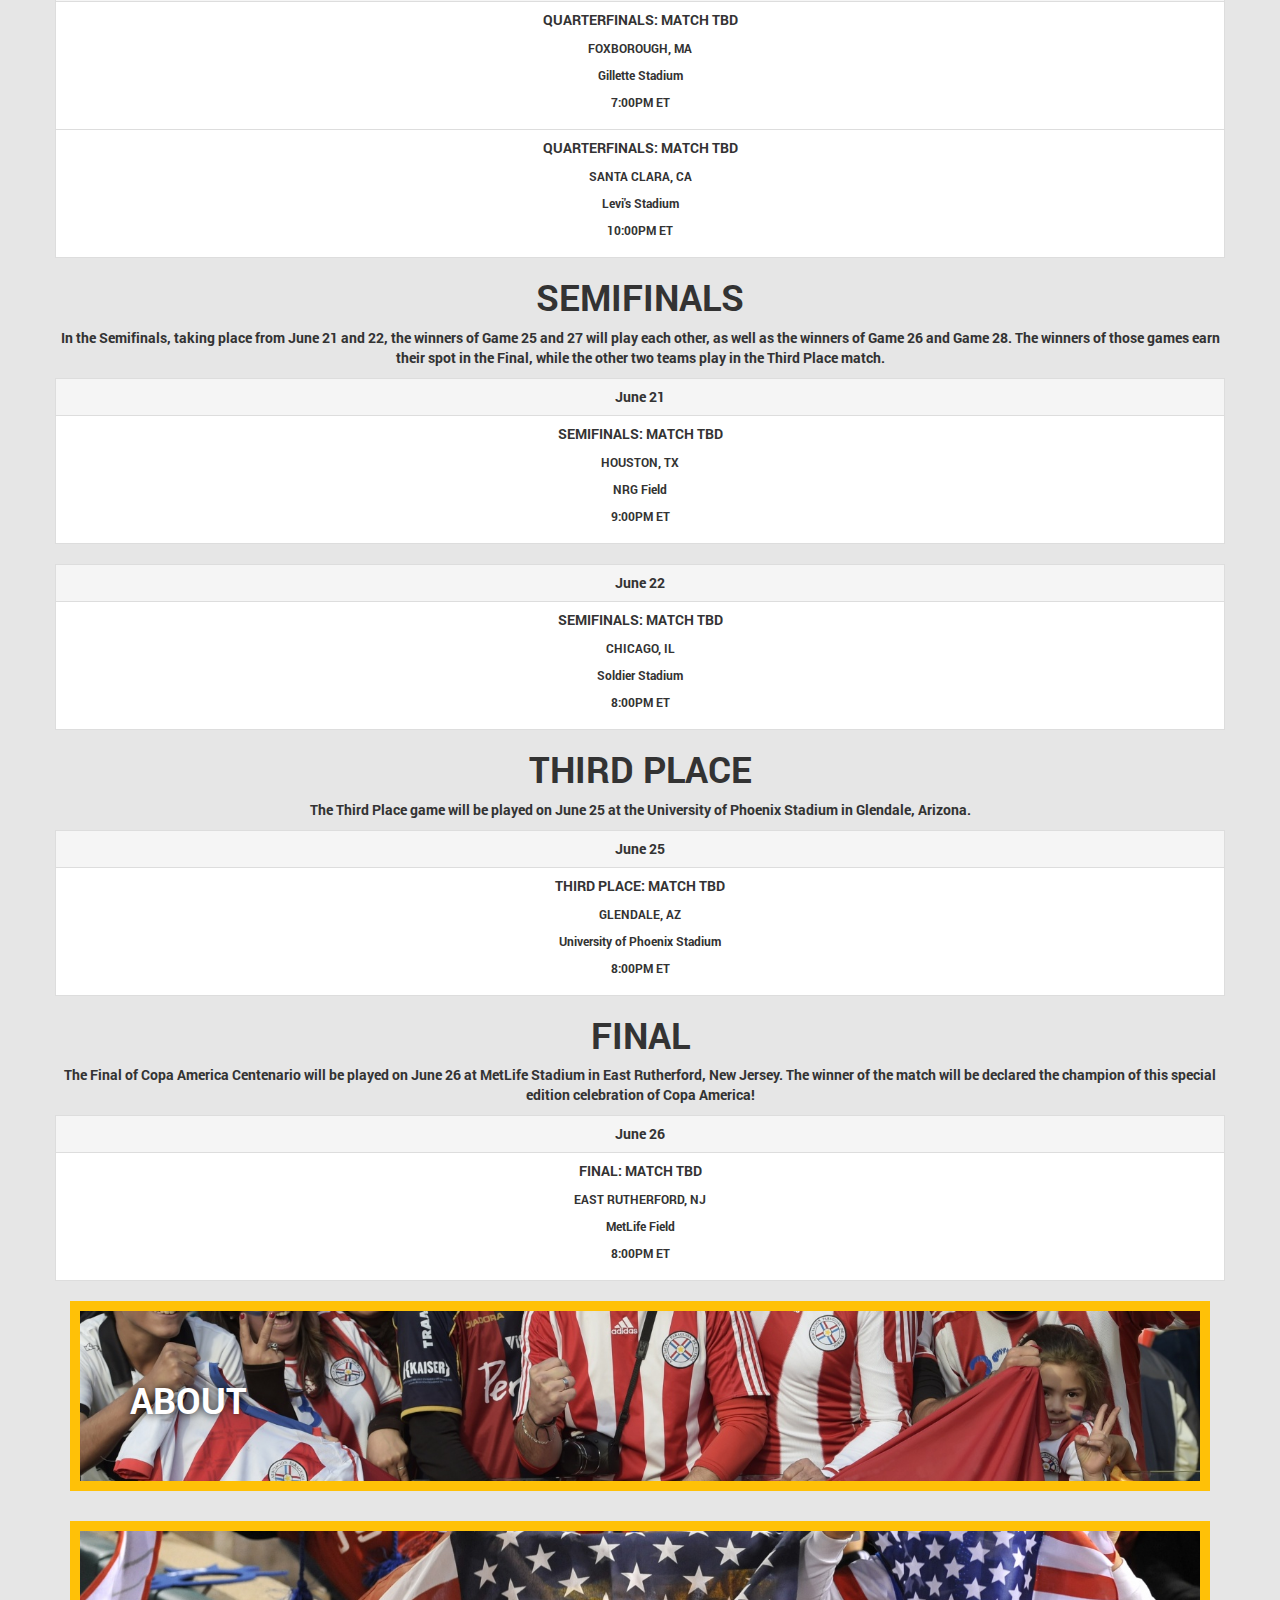
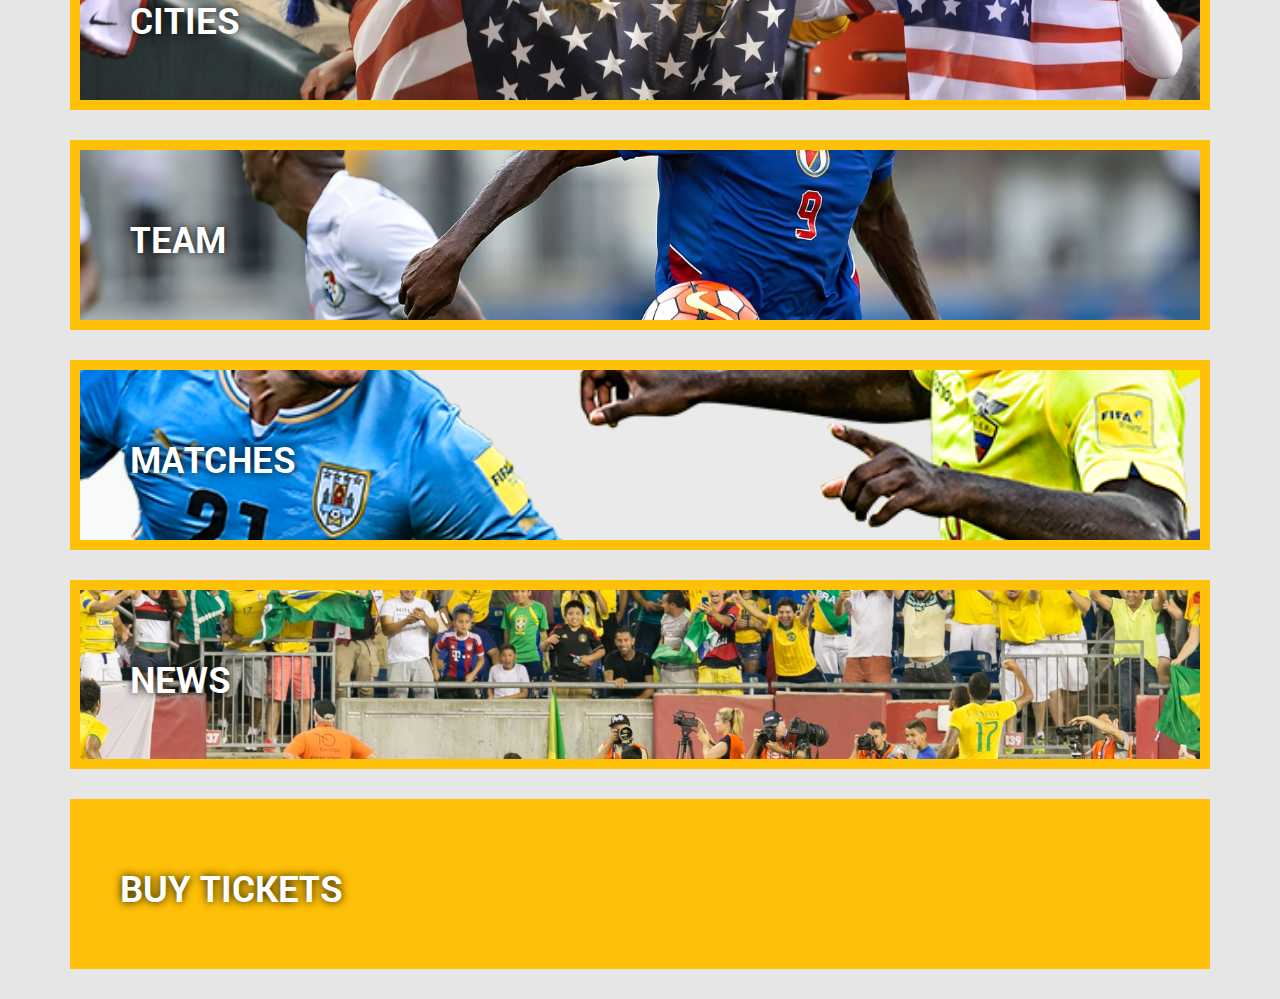
<file: matches.html>
<!DOCTYPE html>
<html lang="en">
  <head>
    <meta charset="utf-8">
    <meta http-equiv="X-UA-Compatible" content="IE=edge">
    <meta name="viewport" content="width=device-width, initial-scale=1">
    <title>Copa America 2016</title>

    <!-- Bootstrap -->
    <link href="css/bootstrap.min.css" rel="stylesheet">

    <!-- Animate.CSS -->
    <link href="css/animate.css" rel="stylesheet">

    <!-- Stylesheet -->
    <link href="style.css" rel="stylesheet">

  </head>
  <body class="animated fadeIn">
    <section class="matches-cover cover-cmn">
      <div class="container-fluid">
        <div class="row">
          <div class="text-center text-uppercase animated slideInDown">
            <h1>Matches</h1>
            <p>Group Matches June 3 – 14 • Quarterfinals June 16 – 18 • Semifinals June 21 – 22 • Third Place Match June 25 • Final June 26</p>
          </div>
        </div>
    </section>
    <section class="start-match">
      <div class="container">
        <div class="row">
          <div class="start-match-pad text-center animated slideInUp">
            <h1>IT ALL STARTS HERE!</h1>
            <table>
              <tr>
                <td><img class="img img-responsive" src="img/Start-USA.png" alt=""></td>
                <td><h1>VS</h1></td>
                <td><img class="img img-responsive" src="img/Start-Colombia.png" alt=""></td>
              </tr>
              <tr>
                <td><p class="text-muted">Group A: 1st</p></td>
                <td>
                  <p>KICKOFF</p>
                  <p>9:30PM ET</p>
                  <p>FRIDAY, JUNE 3, 2016</p>
                </td>
                <td><p class="text-muted">Group A: 2nd</p></td>
              </tr>
            </table>
          </div>
        </div>
      </div>
    </section>
    <section class="group-table animated slideInUp">
      <div class="container">
        <div class="row">
          <div class="col-sm-12">
            <div class="single-group-table">
              <table class=" table table-bordered">
                <tr>
                  <td class="info text-uppercase"><h2>Group A</h2></td>
                </tr>
                <tr>
                  <td><img class="img-responsive pull-left" src="img/sml-flag/united-states.jpg" alt=""> USA</td>
                </tr>
                <tr>
                  <td><img class="img-responsive pull-left" src="img/sml-flag/columbia.jpg" alt=""> COLOMBIA</td>
                </tr>
                <tr>
                  <td><img class="img-responsive pull-left" src="img/sml-flag/costarica.jpg" alt=""> COSTA RICA</td>
                </tr>
                <tr>
                  <td><img class="img-responsive pull-left" src="img/sml-flag/paraguay.jpg" alt=""> PARAGUAY</td>
                </tr>
              </table>
            </div>
          </div>
          <div class="col-sm-12">
            <div class="single-group-table">
              <table class=" table table-bordered">
                <tr>
                  <td class="success text-uppercase"><h2>Group B</h2></td>
                </tr>
                <tr>
                  <td><img class="img-responsive pull-left" src="img/sml-flag/brazil.png" alt=""> BRAZIL</td>
                </tr>
                <tr>
                  <td><img class="img-responsive pull-left" src="img/sml-flag/ecuador.jpg" alt=""> ECUADOR</td>
                </tr>
                <tr>
                  <td><img class="img-responsive pull-left" src="img/sml-flag/haiti.jpg" alt=""> HAITI</td>
                </tr>
                <tr>
                  <td><img class="img-responsive pull-left" src="img/sml-flag/peru.jpg" alt=""> PERU</td>
                </tr>
              </table>
            </div>
          </div>
          <div class="col-sm-12">
            <div class="single-group-table">
              <table class=" table table-bordered">
                <tr>
                  <td class="danger text-uppercase"><h2>Group C</h2></td>
                </tr>
                <tr>
                  <td><img class="img-responsive pull-left" src="img/sml-flag/mexico.jpg" alt=""> MEXICO</td>
                </tr>
                <tr>
                  <td><img class="img-responsive pull-left" src="img/sml-flag/uruguay.jpg" alt=""> URUGUAY</td>
                </tr>
                <tr>
                  <td><img class="img-responsive pull-left" src="img/sml-flag/jamaica.jpg" alt=""> JAMAICA</td>
                </tr>
                <tr>
                  <td><img class="img-responsive pull-left" src="img/sml-flag/venezuela.jpg" alt=""> VENEZUELA</td>
                </tr>
              </table>
            </div>
          </div>
          <div class="col-sm-12">
            <div class="single-group-table">
              <table class=" table table-bordered">
                <tr>
                  <td class="warning text-uppercase"><h2>Group D</h2></td>
                </tr>
                <tr>
                  <td><img class="img-responsive pull-left" src="img/sml-flag/argentina.jpg" alt=""> ARGENTINA</td>
                </tr>
                <tr>
                  <td><img class="img-responsive pull-left" src="img/sml-flag/chile.jpg" alt=""> CHILE</td>
                </tr>
                <tr>
                  <td><img class="img-responsive pull-left" src="img/sml-flag/panama.jpg" alt=""> PANAMA</td>
                </tr>
                <tr>
                  <td><img class="img-responsive pull-left" src="img/sml-flag/bolivia.jpg" alt=""> BOLIVIA</td>
                </tr>
              </table>
            </div>
          </div>
        </div>
      </div>
    </section>
    <section class="matches">
      <div class="container">
        <div class="row">
          <div class="matches-table text-center">
            <h1>GROUP MATCHES</h1>
            <p>The Group Stage of the tournament will take place from June 3rd-14 across 10 U.S. cities. Each group will conduct a round robin format, with each team playing each other once. A win earns a team 3 points, a draw gets 1 point, and a loss is worth 0 points. The top two teams of each group move on to the Quarterfinals.</p>
            <table class="table table-bordered">
              <tr class="active">
                <td>June 3</td>
              </tr>
              <tr>
                <td>
                  <p>USA <img style="height: 12px;" src="img/sml-flag/united-states.jpg" alt=""> VS <img style="height: 12px;" src="img/sml-flag/columbia.jpg" alt=""> COLOMBIA</p>
                  <small>
                    <p>SANTA CLARA, CA</p>
                    <p>Levi's Stadium</p>
                    <p>9:30PM ET</p>
                </small>
                </td>
              </tr>
            </table>
            <table class="table table-bordered">
              <tr class="active">
                <td>June 4</td>
              </tr>
              <tr>
                <td>
                  <p>COSTA RICA <img style="height: 12px;" src="img/sml-flag/costarica.jpg" alt=""> VS <img style="height: 12px;" src="img/sml-flag/paraguay.jpg" alt=""> PARAGUAY</p>
                  <small>
                    <p>ORLANDO, FL</p>
                    <p>Orlando Citrus Bowl</p>
                    <p>5:00PM ET</p>
                </small>
                </td>
              </tr>
              <tr>
                <td>
                  <p>HAITI <img style="height: 12px;" src="img/sml-flag/haiti.jpg" alt=""> VS <img style="height: 12px;" src="img/sml-flag/peru.jpg" alt=""> PERU</p>
                  <small>
                    <p>SEATTLE, WA</p>
                    <p>CenturyLink Field</p>
                    <p>7:30PM ET</p>
                </small>
                </td>
              </tr>
              <tr>
                <td>
                  <p>BRAZIL <img style="height: 12px;" src="img/sml-flag/brazil.png" alt=""> VS <img style="height: 12px;" src="img/sml-flag/ecuador.jpg" alt=""> ECUADOR</p>
                  <small>
                    <p>PASADENA, CA</p>
                    <p>Rose Bowl Stadium</p>
                    <p>10:00PM ET</p>
                </small>
                </td>
              </tr>
            </table>
            <table class="table table-bordered">
              <tr class="active">
                <td>June 5</td>
              </tr>
              <tr>
                <td>
                  <p>JAMAICA <img style="height: 12px;" src="img/sml-flag/jamaica.jpg" alt=""> VS <img style="height: 12px;" src="img/sml-flag/venezuela.jpg" alt=""> VENEZUELA</p>
                  <small>
                    <p>CHICAGO, IL</p>
                    <p>Soldier Field</p>
                    <p>5:00PM ET</p>
                </small>
                </td>
              </tr>
              <tr>
                <td>
                  <p>MEXICO <img style="height: 12px;" src="img/sml-flag/mexico.jpg" alt=""> VS <img style="height: 12px;" src="img/sml-flag/uruguay.jpg" alt=""> URUGUAY</p>
                  <small>
                    <p>GLENDALE, AZ</p>
                    <p>University of Phoenix Stadium</p>
                    <p>8:00PM ET</p>
                </small>
                </td>
              </tr>
            </table>
            <table class="table table-bordered">
              <tr class="active">
                <td>June 6</td>
              </tr>
              <tr>
                <td>
                  <p>PANAMA <img style="height: 12px;" src="img/sml-flag/panama.jpg" alt=""> VS <img style="height: 12px;" src="img/sml-flag/bolivia.jpg" alt=""> BOLIVIA</p>
                  <small>
                    <p>ORLANDO, FL</p>
                    <p>Orlando Citrus Bowl</p>
                    <p>7:00PM ET</p>
                </small>
                </td>
              </tr>
              <tr>
                <td>
                  <p>ARGENTINA <img style="height: 12px;" src="img/sml-flag/argentina.jpg" alt=""> VS <img style="height: 12px;" src="img/sml-flag/chile.jpg" alt=""> CHILE</p>
                  <small>
                    <p>SANTA CLARA, CA</p>
                    <p>Levi's Stadium</p>
                    <p>10:00PM ET</p>
                </small>
                </td>
              </tr>
            </table>
            <table class="table table-bordered">
              <tr class="active">
                <td>June 7</td>
              </tr>
              <tr>
                <td>
                  <p>USA <img style="height: 12px;" src="img/sml-flag/united-states.jpg" alt=""> VS <img style="height: 12px;" src="img/sml-flag/costarica.jpg" alt=""> COSTA RICA</p>
                  <small>
                    <p>CHICAGO, IL</p>
                    <p>Soldier Field</p>
                    <p>8:00PM ET</p>
                </small>
                </td>
              </tr>
              <tr>
                <td>
                  <p>COLOMBIA <img style="height: 12px;" src="img/sml-flag/columbia.jpg" alt=""> VS <img style="height: 12px;" src="img/sml-flag/paraguay.jpg" alt=""> PARAGUAY</p>
                  <small>
                    <p>PASADENA, CA</p>
                    <p>Rose Bowl Stadium</p>
                    <p>10:30PM ET</p>
                </small>
                </td>
              </tr>
            </table>
            <table class="table table-bordered">
              <tr class="active">
                <td>June 8</td>
              </tr>
              <tr>
                <td>
                  <p>BRAZIL <img style="height: 12px;" src="img/sml-flag/brazil.png" alt=""> VS <img style="height: 12px;" src="img/sml-flag/haiti.jpg" alt=""> HAITI</p>
                  <small>
                    <p>ORLANDO, FL</p>
                    <p>Orlando Citrus Bowl</p>
                    <p>7:30PM ET</p>
                </small>
                </td>
              </tr>
              <tr>
                <td>
                  <p>ECUADOR <img style="height: 12px;" src="img/sml-flag/ecuador.jpg" alt=""> VS <img style="height: 12px;" src="img/sml-flag/peru.jpg" alt=""> PERU</p>
                  <small>
                    <p>GLENDALE, AZ</p>
                    <p>University of Phoenix Stadium</p>
                    <p>10:00PM ET</p>
                </small>
                </td>
              </tr>
            </table>
            <table class="table table-bordered">
              <tr class="active">
                <td>June 9</td>
              </tr>
              <tr>
                <td>
                  <p>URUGUAY <img style="height: 12px;" src="img/sml-flag/uruguay.jpg" alt=""> VS <img style="height: 12px;" src="img/sml-flag/venezuela.jpg" alt=""> VENEZUELA</p>
                  <small>
                    <p>PHILADELPHIA, PA</p>
                    <p>Lincoln Financial Field</p>
                    <p>7:30PM ET</p>
                </small>
                </td>
              </tr>
              <tr>
                <td>
                  <p>MEXICO <img style="height: 12px;" src="img/sml-flag/mexico.jpg" alt=""> VS <img style="height: 12px;" src="img/sml-flag/jamaica.jpg" alt=""> JAMAICA</p>
                  <small>
                    <p>PASADENA, CA</p>
                    <p>Rose Bowl Stadium</p>
                    <p>10:00PM ET</p>
                </small>
                </td>
              </tr>
            </table>
            <table class="table table-bordered">
              <tr class="active">
                <td>June 10</td>
              </tr>
              <tr>
                <td>
                  <p>CHILE <img style="height: 12px;" src="img/sml-flag/chile.jpg" alt=""> VS <img style="height: 12px;" src="img/sml-flag/bolivia.jpg" alt=""> BOLIVIA</p>
                  <small>
                    <p>FOXBOROUGH, MA</p>
                    <p>Gillette Stadium</p>
                    <p>7:00PM ET</p>
                </small>
                </td>
              </tr>
              <tr>
                <td>
                  <p>ARGENTINA <img style="height: 12px;" src="img/sml-flag/argentina.jpg" alt=""> VS <img style="height: 12px;" src="img/sml-flag/panama.jpg" alt=""> PANAMA</p>
                  <small>
                    <p>CHICAGO, IL</p>
                    <p>Soldier Field</p>
                    <p>9:30PM ET</p>
                </small>
                </td>
              </tr>
            </table>
            <table class="table table-bordered">
              <tr class="active">
                <td>June 11</td>
              </tr>
              <tr>
                <td>
                  <p>USA <img style="height: 12px;" src="img/sml-flag/united-states.jpg" alt=""> VS <img style="height: 12px;" src="img/sml-flag/paraguay.jpg" alt=""> PARAGUAY</p>
                  <small>
                    <p>PHILADELPHIA, PA</p>
                    <p>Lincoln Financial Field</p>
                    <p>7:00PM ET</p>
                </small>
                </td>
              </tr>
              <tr>
                <td>
                  <p>COLOMBIA <img style="height: 12px;" src="img/sml-flag/columbia.jpg" alt=""> VS <img style="height: 12px;" src="img/sml-flag/costarica.jpg" alt="">  COSTA RICA</p>
                  <small>
                    <p>HOUSTON, TX</p>
                    <p>NRG Stadium</p>
                    <p>9:00PM ET</p>
                </small>
                </td>
              </tr>
            </table>
            <table class="table table-bordered">
              <tr class="active">
                <td>June 12</td>
              </tr>
              <tr>
                <td>
                  <p>ECUADOR <img style="height: 12px;" src="img/sml-flag/ecuador.jpg" alt=""> VS <img style="height: 12px;" src="img/sml-flag/haiti.jpg" alt=""> HAITI</p>
                  <small>
                    <p>EAST RUTHERFORD, NJ</p>
                    <p>MetLife Stadium</p>
                    <p>6:30PM ET</p>
                </small>
                </td>
              </tr>
              <tr>
                <td>
                  <p>BRAZIL <img style="height: 12px;" src="img/sml-flag/brazil.png" alt=""> VS <img style="height: 12px;" src="img/sml-flag/peru.jpg" alt="">  PERU</p>
                  <small>
                    <p>FOXBOROUGH, MA</p>
                    <p>Gillette Stadium</p>
                    <p>8:30PM ET</p>
                </small>
                </td>
              </tr>
            </table>
            <table class="table table-bordered">
              <tr class="active">
                <td>June 13</td>
              </tr>
              <tr>
                <td>
                  <p>MEXICO <img style="height: 12px;" src="img/sml-flag/mexico.jpg" alt=""> VS <img style="height: 12px;" src="img/sml-flag/venezuela.jpg" alt=""> VENEZUELA</p>
                  <small>
                    <p>HOUSTON, TX</p>
                    <p>NRG Stadium</p>
                    <p>8:00PM ET</p>
                </small>
                </td>
              </tr>
              <tr>
                <td>
                  <p>URUGUAY <img style="height: 12px;" src="img/sml-flag/uruguay.jpg" alt=""> VS <img style="height: 12px;" src="img/sml-flag/jamaica.jpg" alt="">  JAMAICA</p>
                  <small>
                    <p>SANTA CLARA, CA</p>
                    <p>Levi's Stadium</p>
                    <p>10:00PM ET</p>
                </small>
                </td>
              </tr>
            </table>
            <table class="table table-bordered">
              <tr class="active">
                <td>June 14</td>
              </tr>
              <tr>
                <td>
                  <p>CHILE <img style="height: 12px;" src="img/sml-flag/chile.jpg" alt=""> VS <img style="height: 12px;" src="img/sml-flag/panama.jpg" alt=""> PANAMA</p>
                  <small>
                    <p>PHILADELPHIA, PA</p>
                    <p>Lincoln Financial Field</p>
                    <p>8:00PM ET</p>
                </small>
                </td>
              </tr>
              <tr>
                <td>
                  <p>ARGENTINA <img style="height: 12px;" src="img/sml-flag/argentina.jpg" alt=""> VS <img style="height: 12px;" src="img/sml-flag/bolivia.jpg" alt="">  BOLIVIA</p>
                  <small>
                    <p>SEATTLE, WA</p>
                    <p>CenturyLink Field</p>
                    <p>10:00PM ET</p>
                </small>
                </td>
              </tr>
            </table>
          </div>
          <div class="matches-table text-center">
            <h1>QUARTER FINALS</h1>
            <p>The Quarterfinals will be held from June 16-18. The first place and second place teams from each round will play each other (Group A vs. Group B, and Group C vs. Group D). The winners will move on to the Semifinals.</p>
            <table class="table table-bordered">
              <tr class="active">
                <td>June 16</td>
              </tr>
              <tr>
                <td>
                  <p>QUARTERFINALS: MATCH TBD</p>
                  <small>
                    <p>SEATTLE, WA</p>
                    <p>CenturyLink Field</p>
                    <p>9:30PM ET</p>
                </small>
                </td>
              </tr>
            </table>
            <table class="table table-bordered">
              <tr class="active">
                <td>June 17</td>
              </tr>
              <tr>
                <td>
                  <p>QUARTERFINALS: MATCH TBD</p>
                  <small>
                    <p>EAST RUTHERFORD, NJ</p>
                    <p>MetLife Stadium</p>
                    <p>8:00PM ET</p>
                </small>
                </td>
              </tr>
            </table>
            <table class="table table-bordered">
              <tr class="active">
                <td>June 18</td>
              </tr>
              <tr>
                <td>
                  <p>QUARTERFINALS: MATCH TBD</p>
                  <small>
                    <p>FOXBOROUGH, MA</p>
                    <p>Gillette Stadium</p>
                    <p>7:00PM ET</p>
                </small>
                </td>
              </tr>
              <tr>
                <td>
                  <p>QUARTERFINALS: MATCH TBD</p>
                  <small>
                    <p>SANTA CLARA, CA</p>
                    <p>Levi's Stadium</p>
                    <p>10:00PM ET</p>
                </small>
                </td>
              </tr>
            </table>
          </div>

          <div class="matches-table text-center">
            <h1>SEMIFINALS</h1>
            <p>In the Semifinals, taking place from June 21 and 22, the winners of Game 25 and 27 will play each other, as well as the winners of Game 26 and Game 28. The winners of those games earn their spot in the Final, while the other two teams play in the Third Place match.</p>
            <table class="table table-bordered">
              <tr class="active">
                <td>June 21</td>
              </tr>
              <tr>
                <td>
                  <p>SEMIFINALS: MATCH TBD</p>
                  <small>
                    <p>HOUSTON, TX</p>
                    <p>NRG Field</p>
                    <p>9:00PM ET</p>
                </small>
                </td>
              </tr>
            </table>
            <table class="table table-bordered">
              <tr class="active">
                <td>June 22</td>
              </tr>
              <tr>
                <td>
                  <p>SEMIFINALS: MATCH TBD</p>
                  <small>
                    <p>CHICAGO, IL</p>
                    <p>Soldier  Stadium</p>
                    <p>8:00PM ET</p>
                </small>
                </td>
              </tr>
            </table>
          </div>

          <div class="matches-table text-center">
            <h1>THIRD PLACE</h1>
            <p>The Third Place game will be played on June 25 at the University of Phoenix Stadium in Glendale, Arizona.</p>
            <table class="table table-bordered">
              <tr class="active">
                <td>June 25</td>
              </tr>
              <tr>
                <td>
                  <p>THIRD PLACE: MATCH TBD</p>
                  <small>
                    <p>GLENDALE, AZ</p>
                    <p>University of Phoenix Stadium</p>
                    <p>8:00PM ET</p>
                </small>
                </td>
              </tr>
            </table>
          </div>

          <div class="matches-table text-center">
            <h1>FINAL</h1>
            <p>The Final of Copa America Centenario will be played on June 26 at MetLife Stadium in East Rutherford, New Jersey. The winner of the match will be declared the champion of this special edition celebration of Copa America!</p>
            <table class="table table-bordered">
              <tr class="active">
                <td>June 26</td>
              </tr>
              <tr>
                <td>
                  <p>FINAL: MATCH TBD</p>
                  <small>
                    <p>EAST RUTHERFORD, NJ</p>
                    <p>MetLife Field</p>
                    <p>8:00PM ET</p>
                </small>
                </td>
              </tr>
            </table>
          </div>

        </div>
      </div>
    </section>
    <section class="item">
      <div class="container">
        <div class="row">
          <div class="col-sm-12">
            <a href="about.html">
              <div class="item-1 item-cmn text-uppercase">
                <h1>About</h1>
              </div>  
            </a>
          </div>
          <div class="col-sm-12">
            <a href="about.html">
              <div class="item-2 item-cmn text-uppercase">
                <h1>Cities</h1>
              </div>  
            </a>
          </div>
          <div class="col-sm-12">
            <a href="about.html">
              <div class="item-3 item-cmn text-uppercase">
                <h1>Team</h1>
              </div>  
            </a>
          </div>
          <div class="col-sm-12">
            <a href="about.html">
              <div class="item-4 item-cmn text-uppercase">
                <h1>Matches</h1>
              </div>  
            </a>
          </div>
          <div class="col-sm-12">
            <a href="about.html">
              <div class="item-5 item-cmn text-uppercase">
                <h1>News</h1>
              </div>  
            </a>
          </div>
          <div class="col-sm-12">
            <a href="about.html">
              <div class="item-6 item-cmn text-uppercase">
                <h1>Buy Tickets</h1>
              </div>  
            </a>
          </div>
        </div>
      </div>
    </section>    
  </body>
</html>
</file>
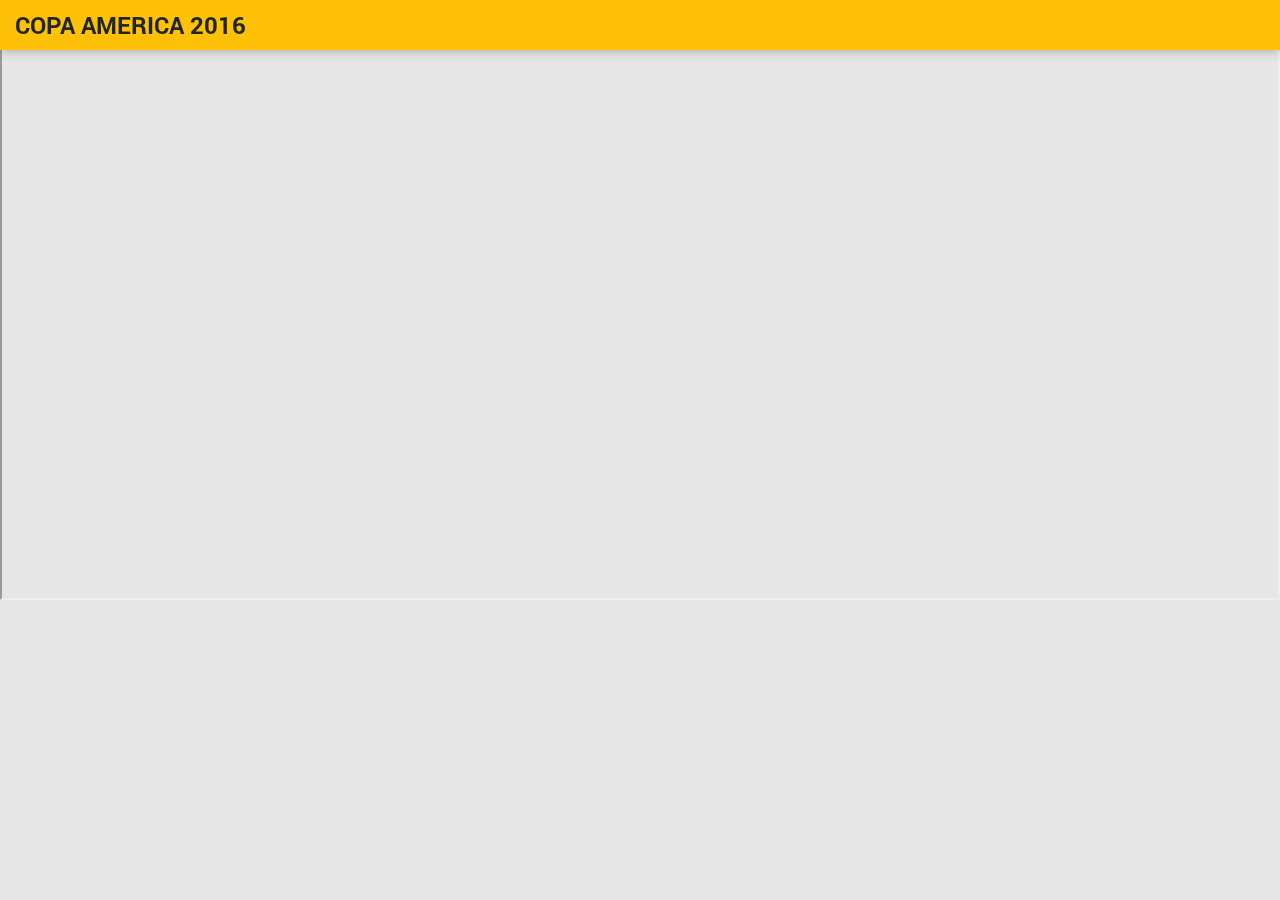
<file: news.html>
<!DOCTYPE html>
<html lang="en">
  <head>
    <meta charset="utf-8">
    <meta http-equiv="X-UA-Compatible" content="IE=edge">
    <meta name="viewport" content="width=device-width, initial-scale=1">
    <title>Copa America 2016</title>

    <!-- Bootstrap -->
    <link href="css/bootstrap.min.css" rel="stylesheet">

    <!-- Animate.CSS -->
    <link href="css/animate.css" rel="stylesheet">

    <!-- Stylesheet -->
    <link href="style.css" rel="stylesheet">

  </head>
  <body class="animated slideInDown">
    <nav class="navbar navbar-default navbar-fixed-top">
      <div class="container-fluid">
        <div class="navbar-header">
          <a class="navbar-brand text-uppercase" href="index.html">Copa America 2016</a>
        </div>
    </nav>

    <section class="extrnl-news">
      <iframe width="100%" height="600" src="http://www.ca2016.com/news"></iframe>
    </section>   
  </body>
</html>
</file>
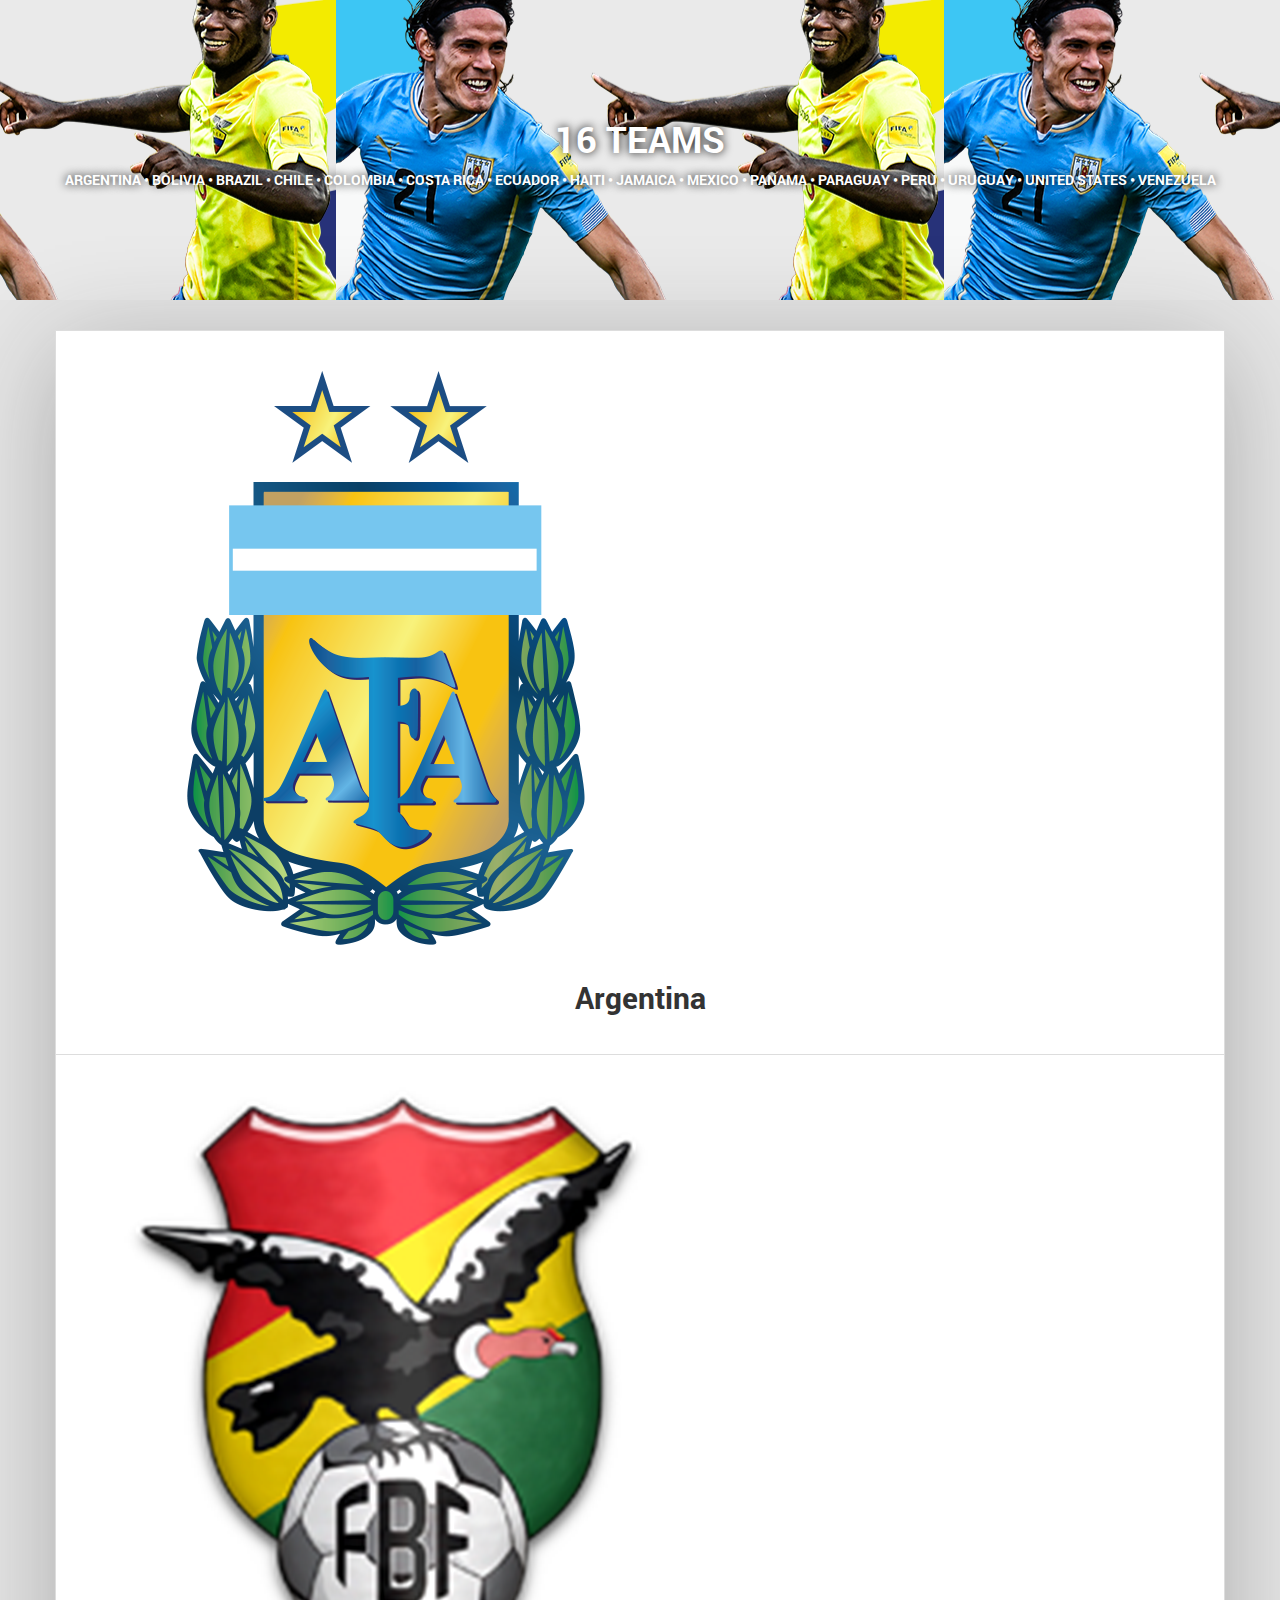
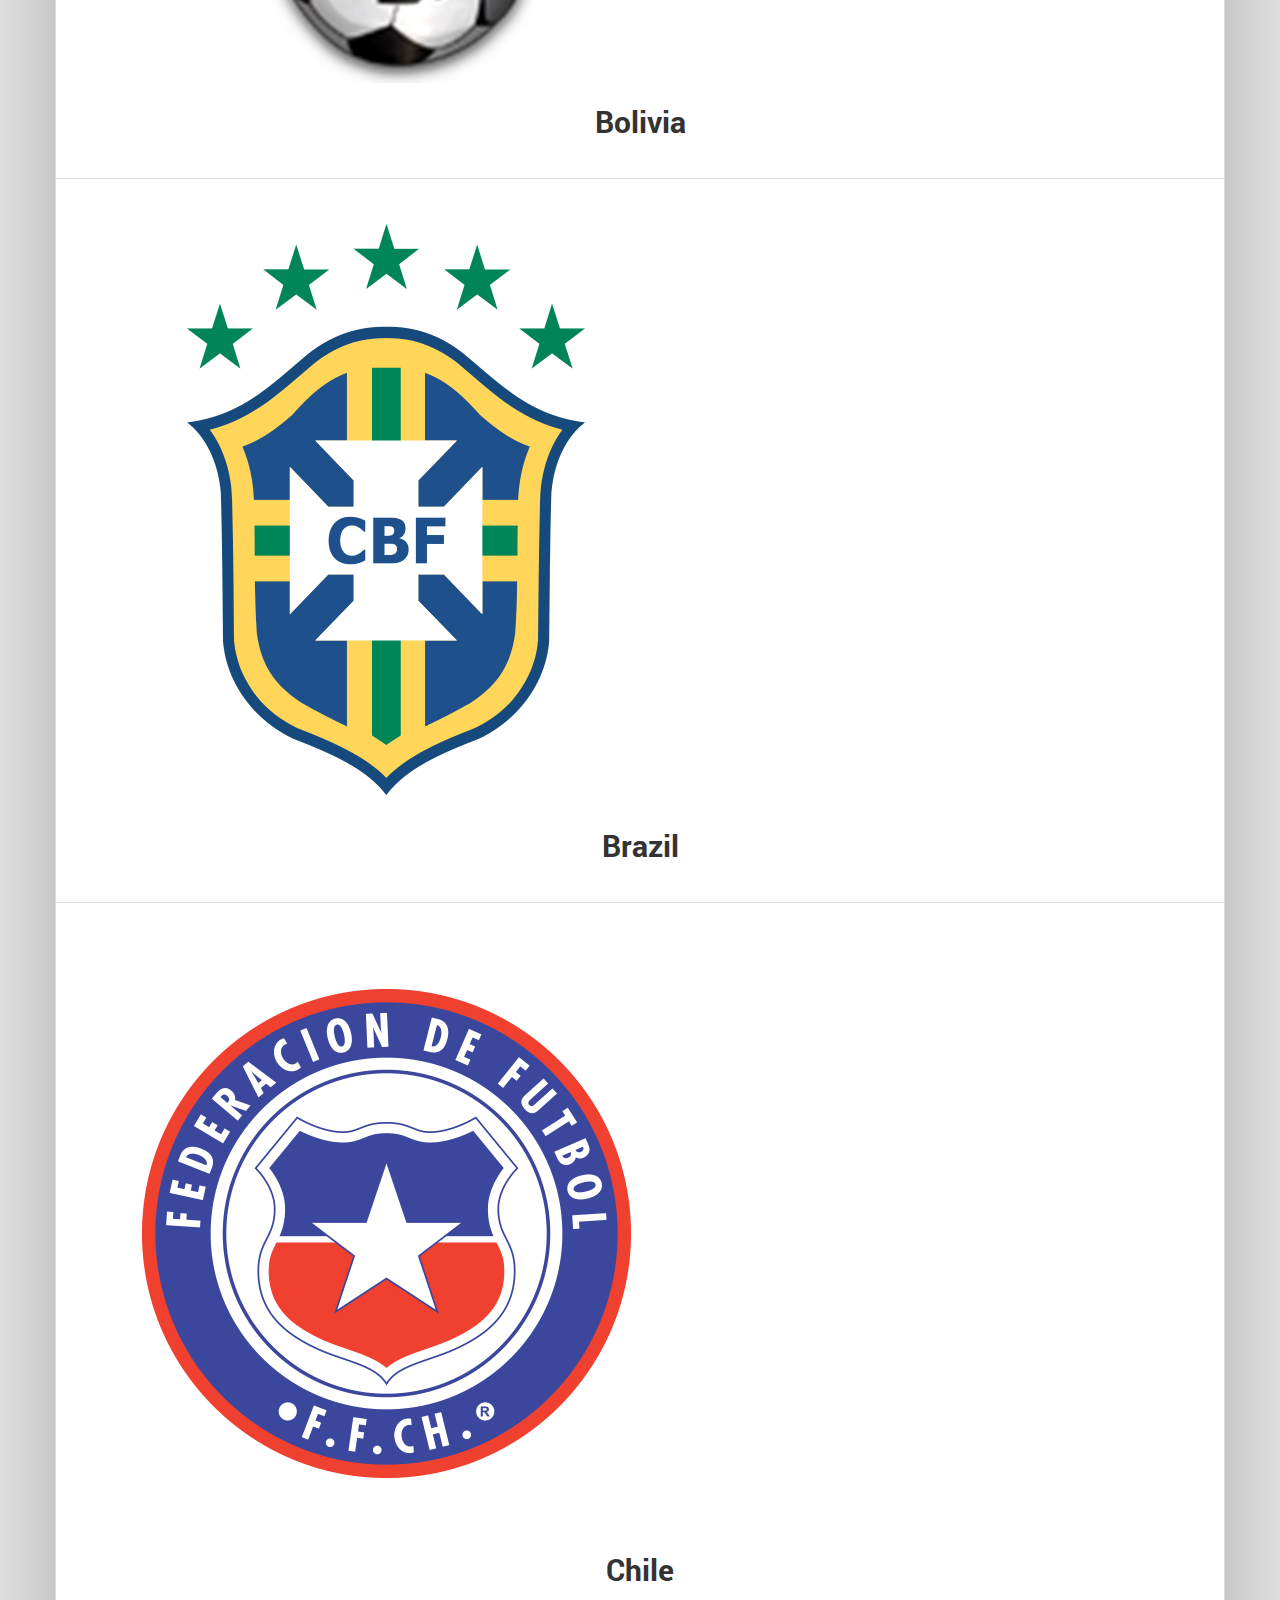
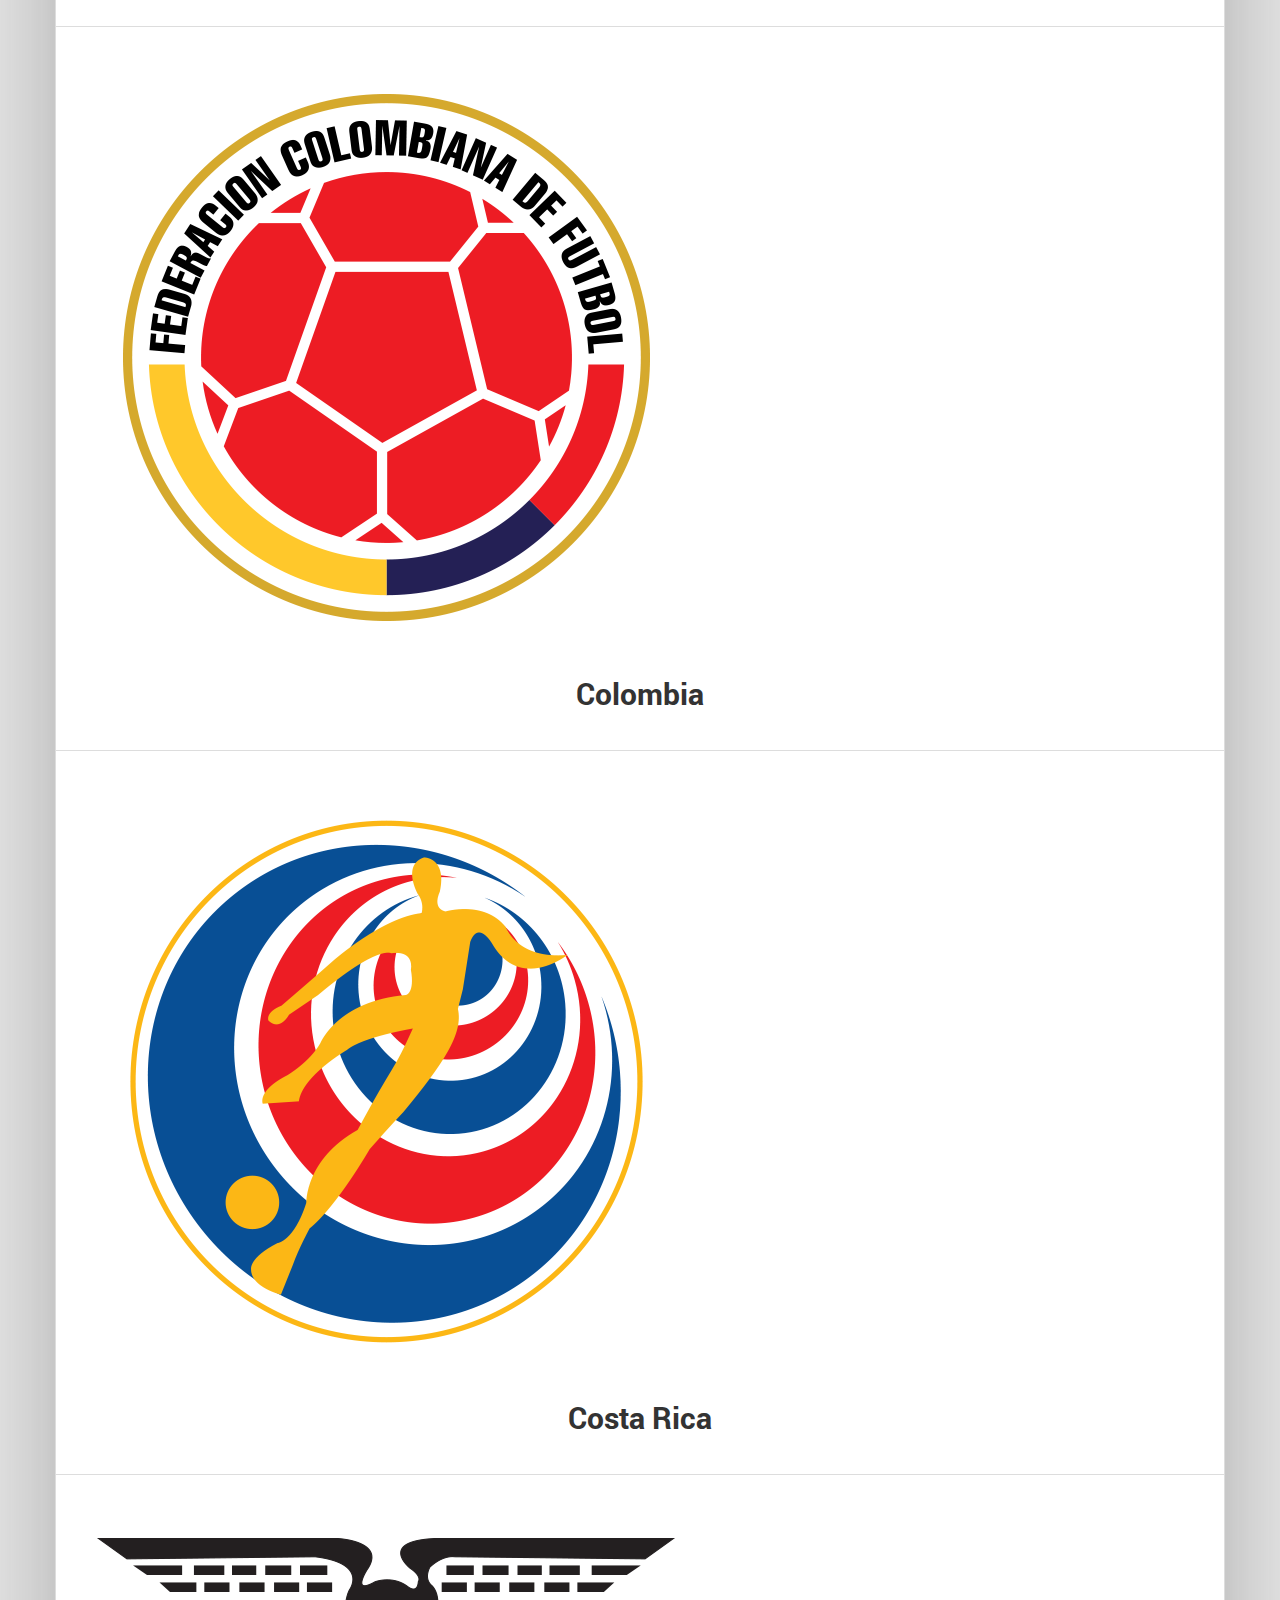
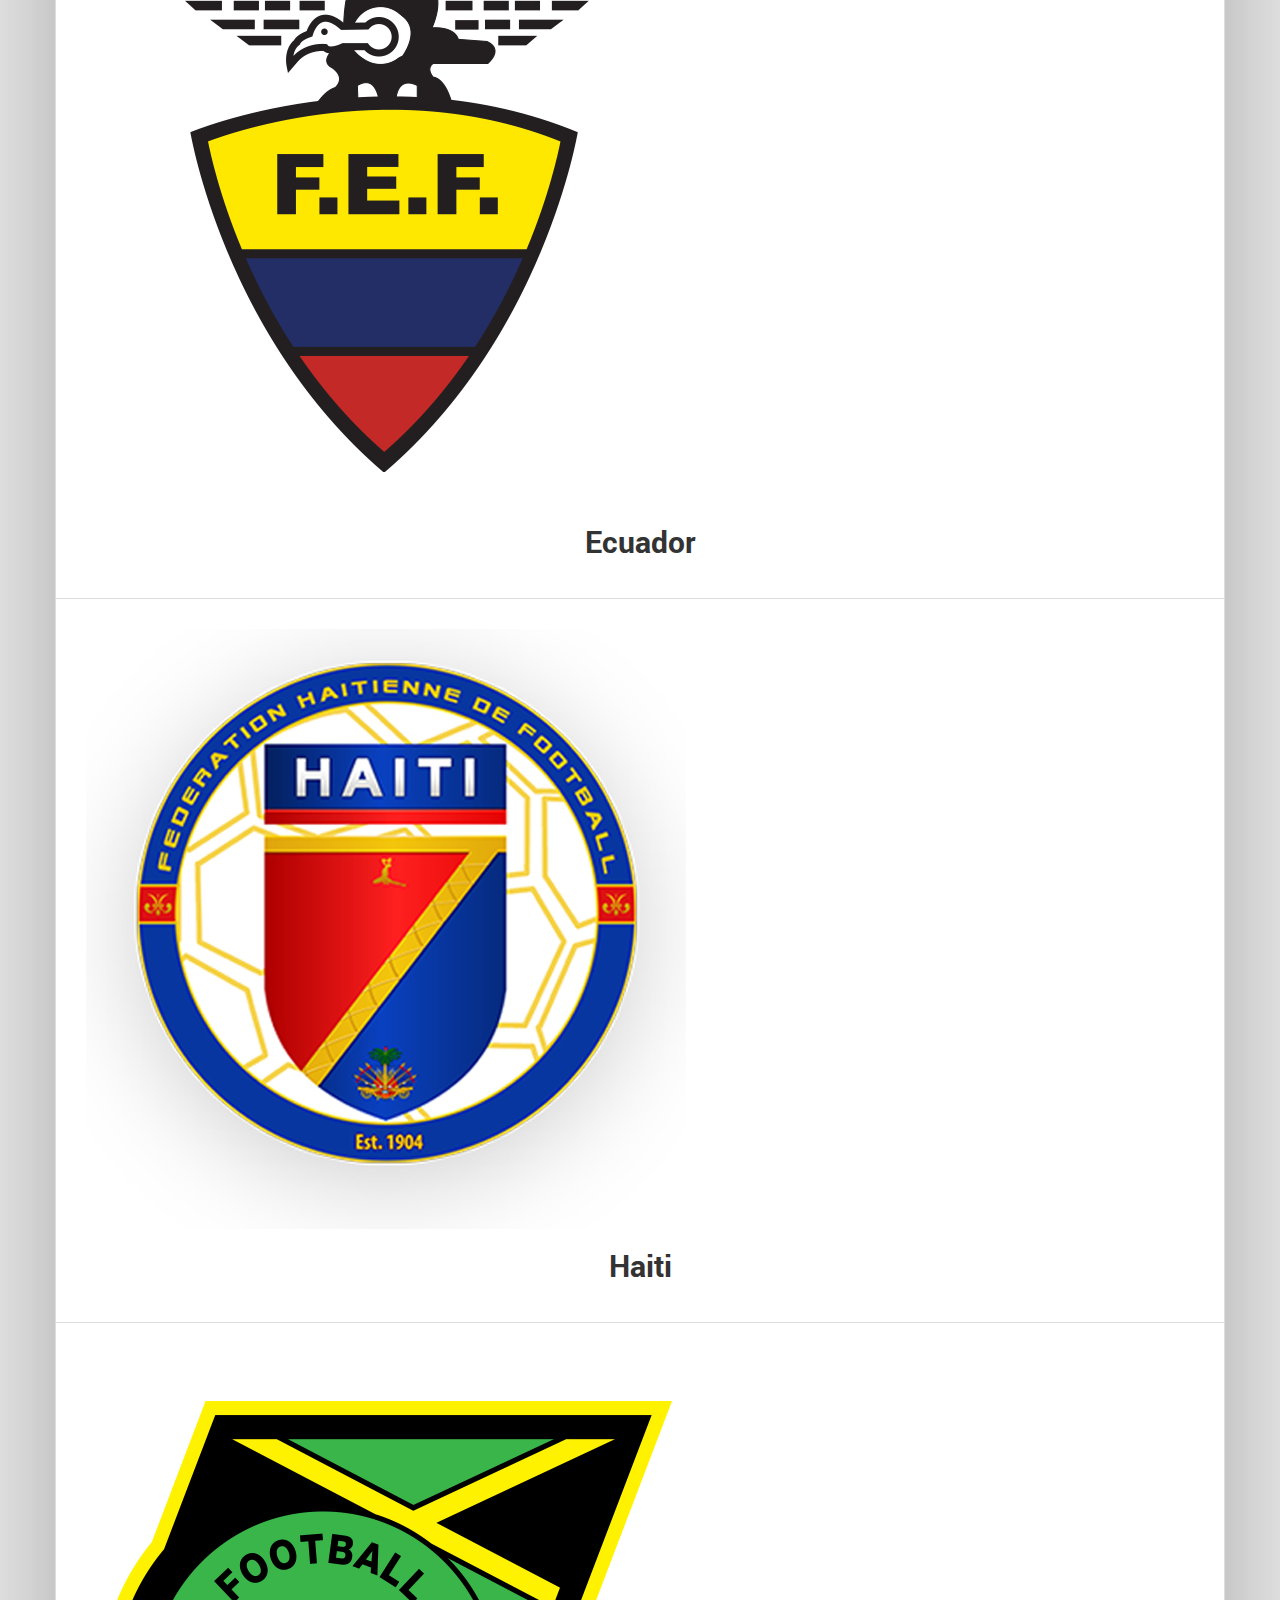
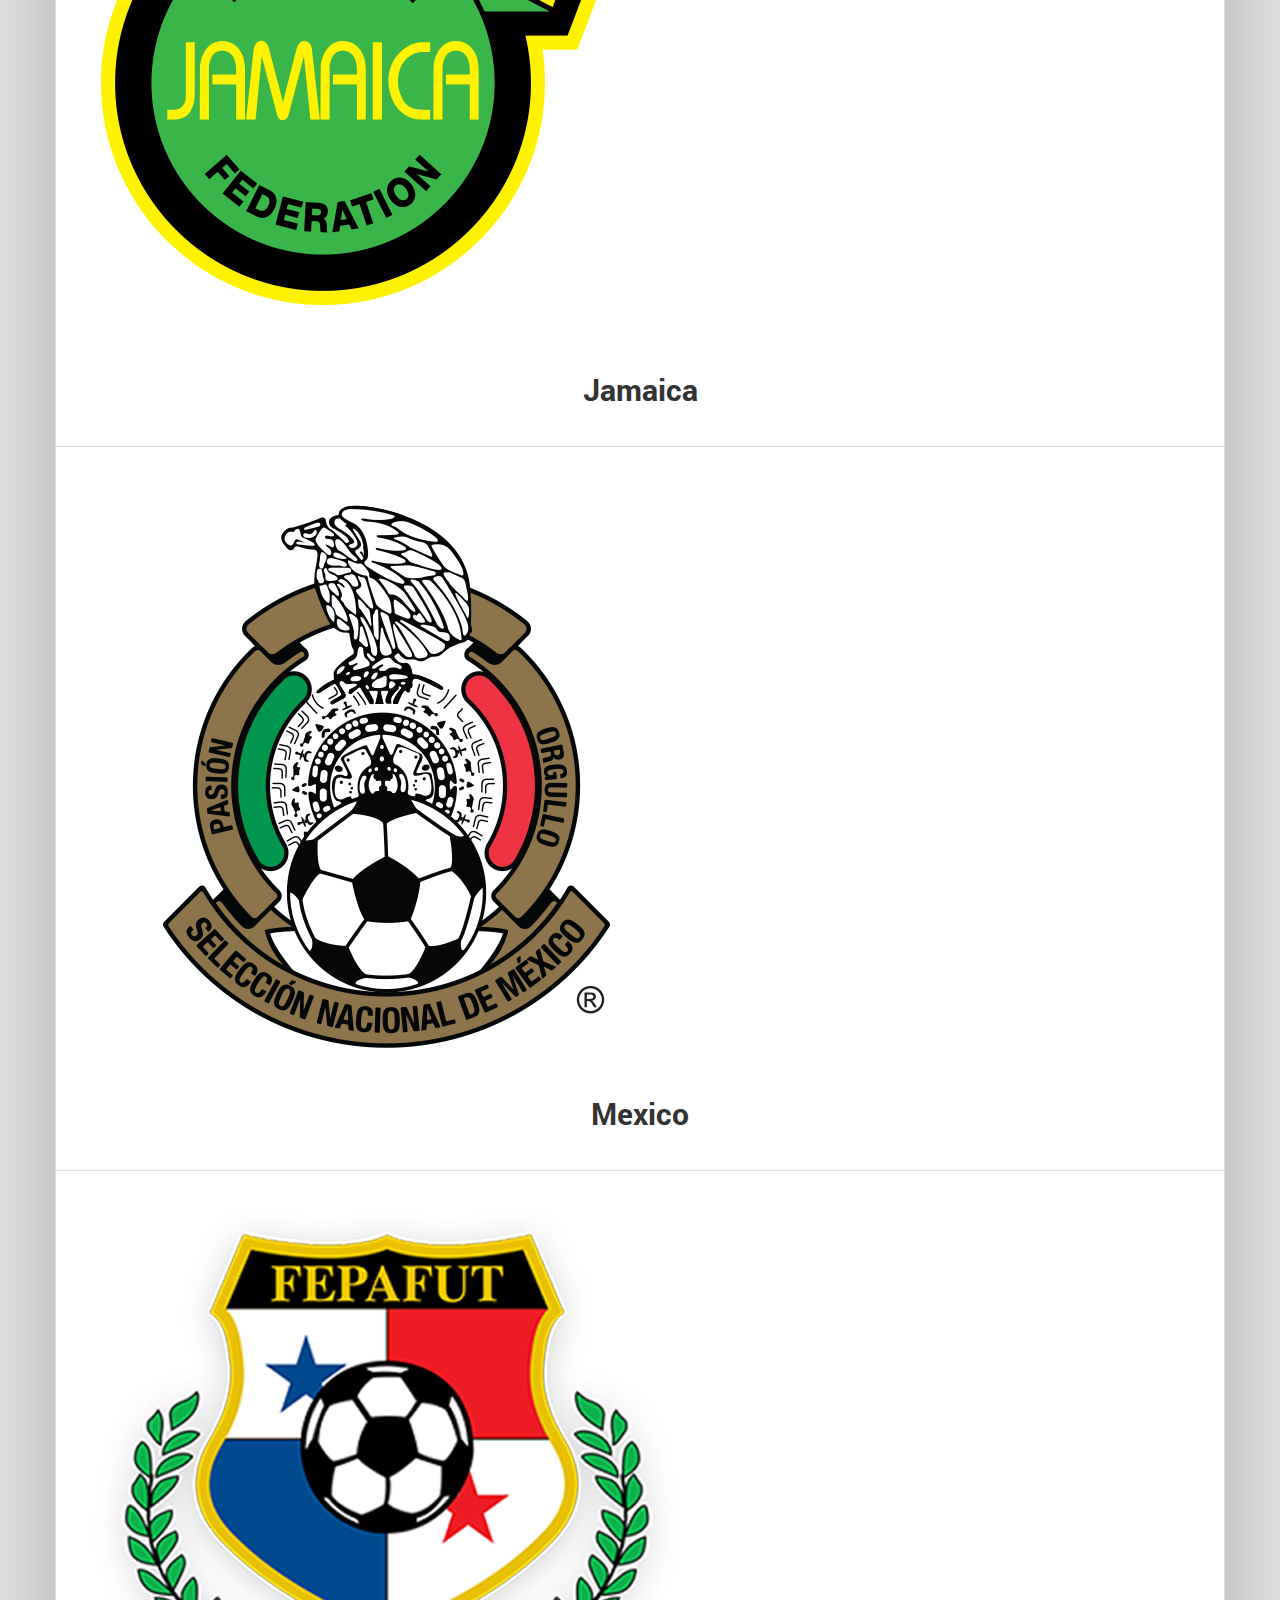
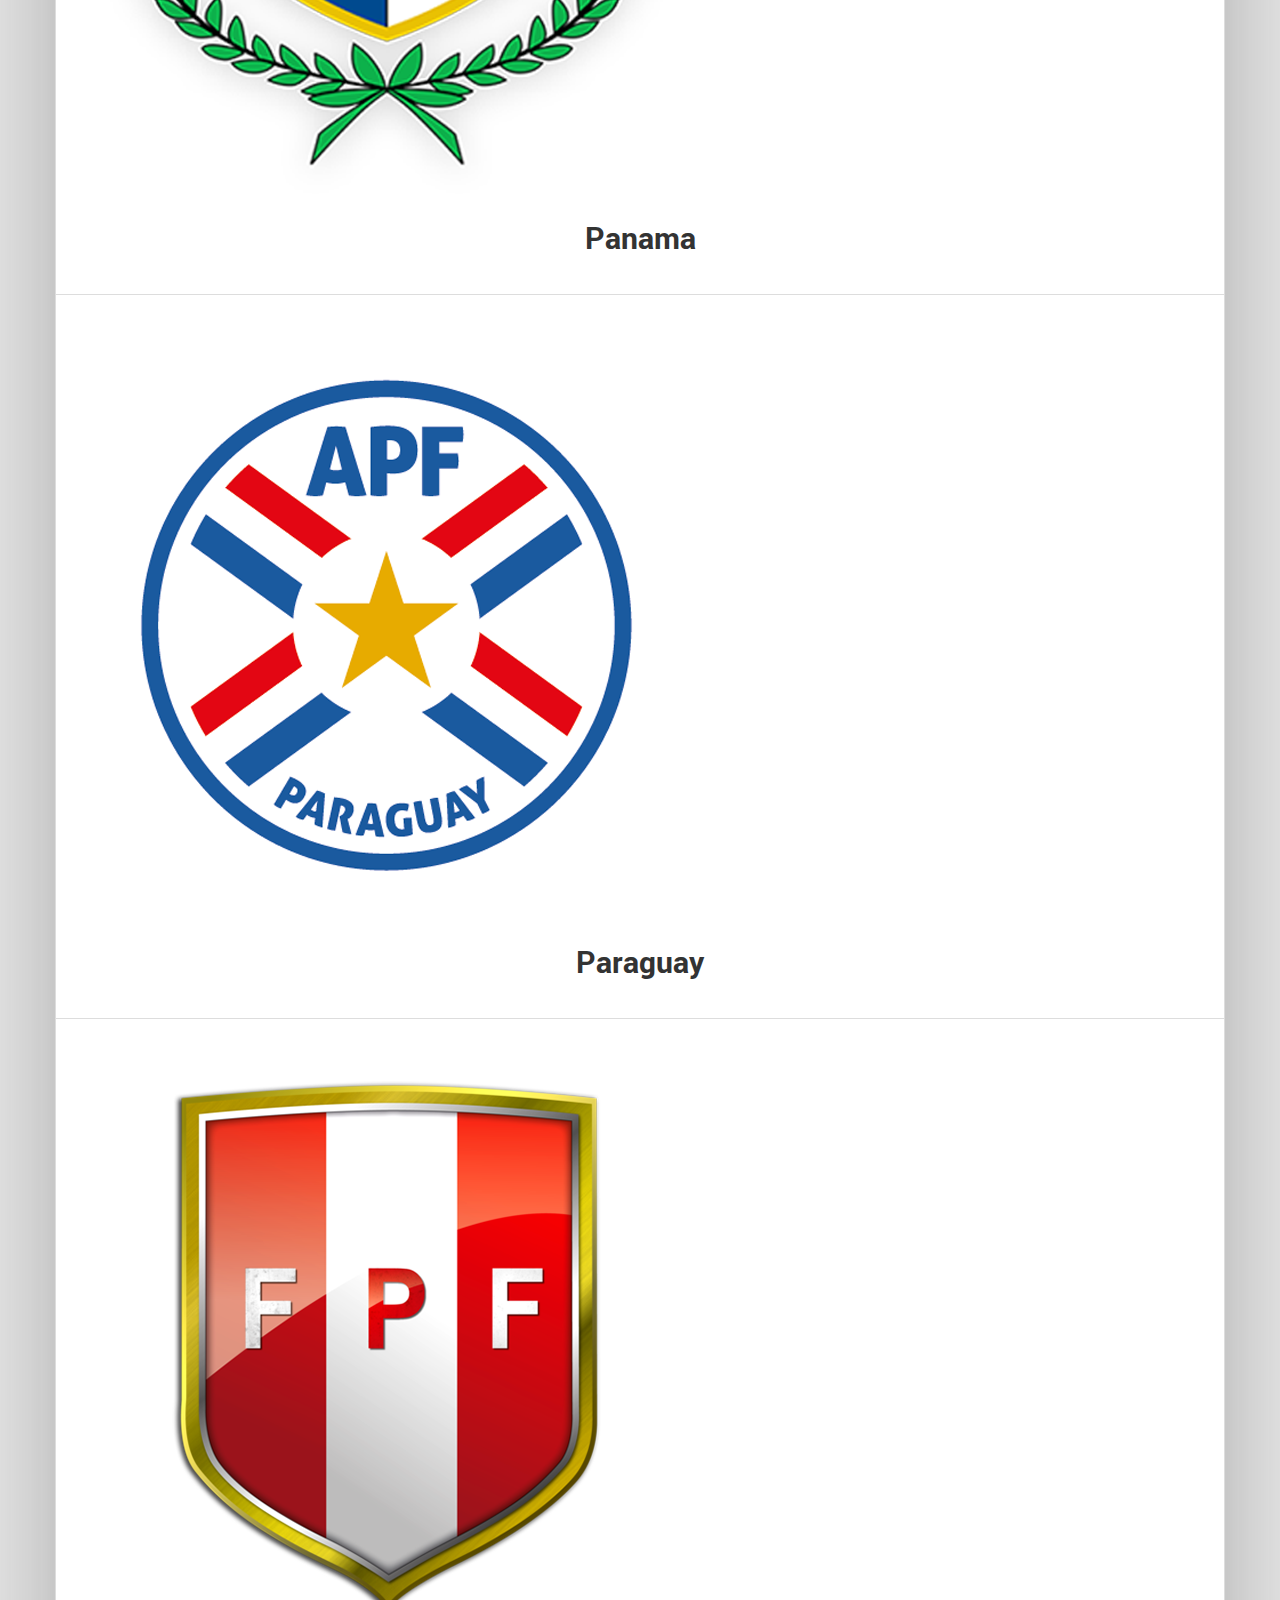
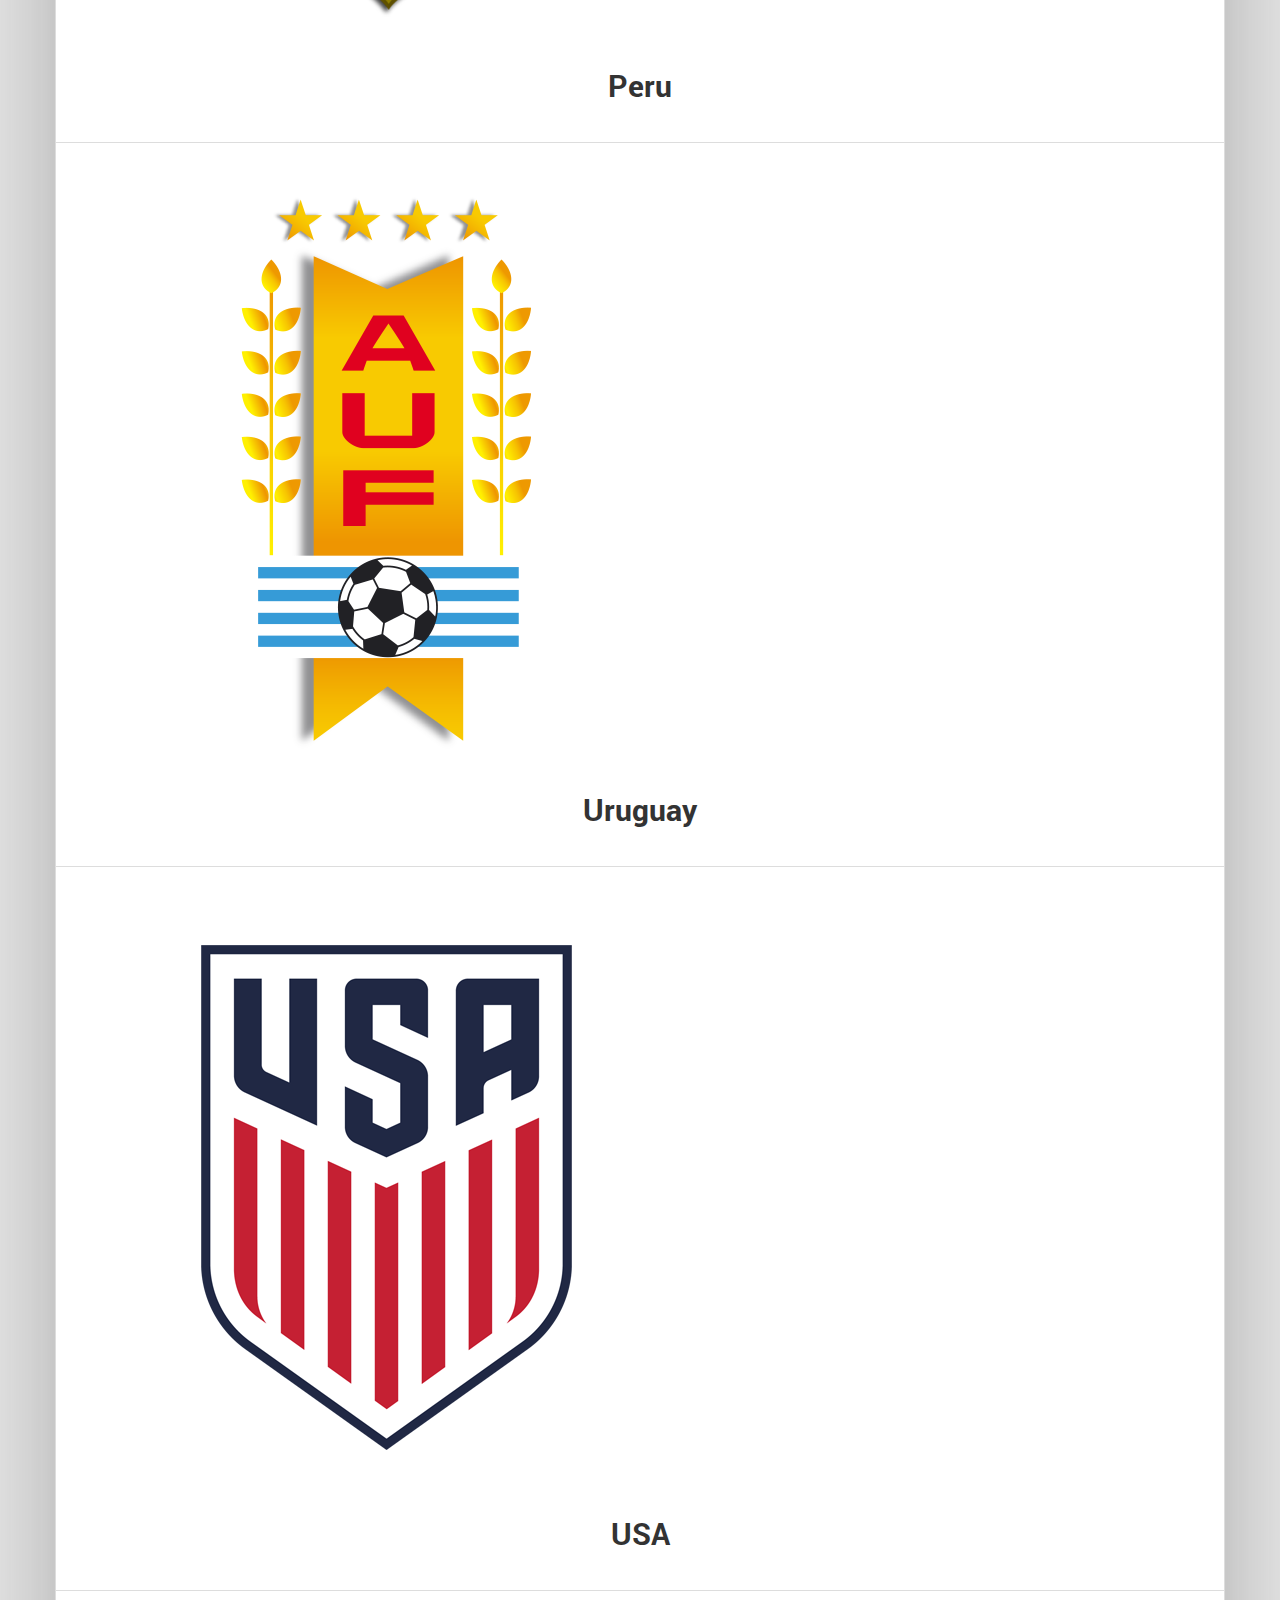
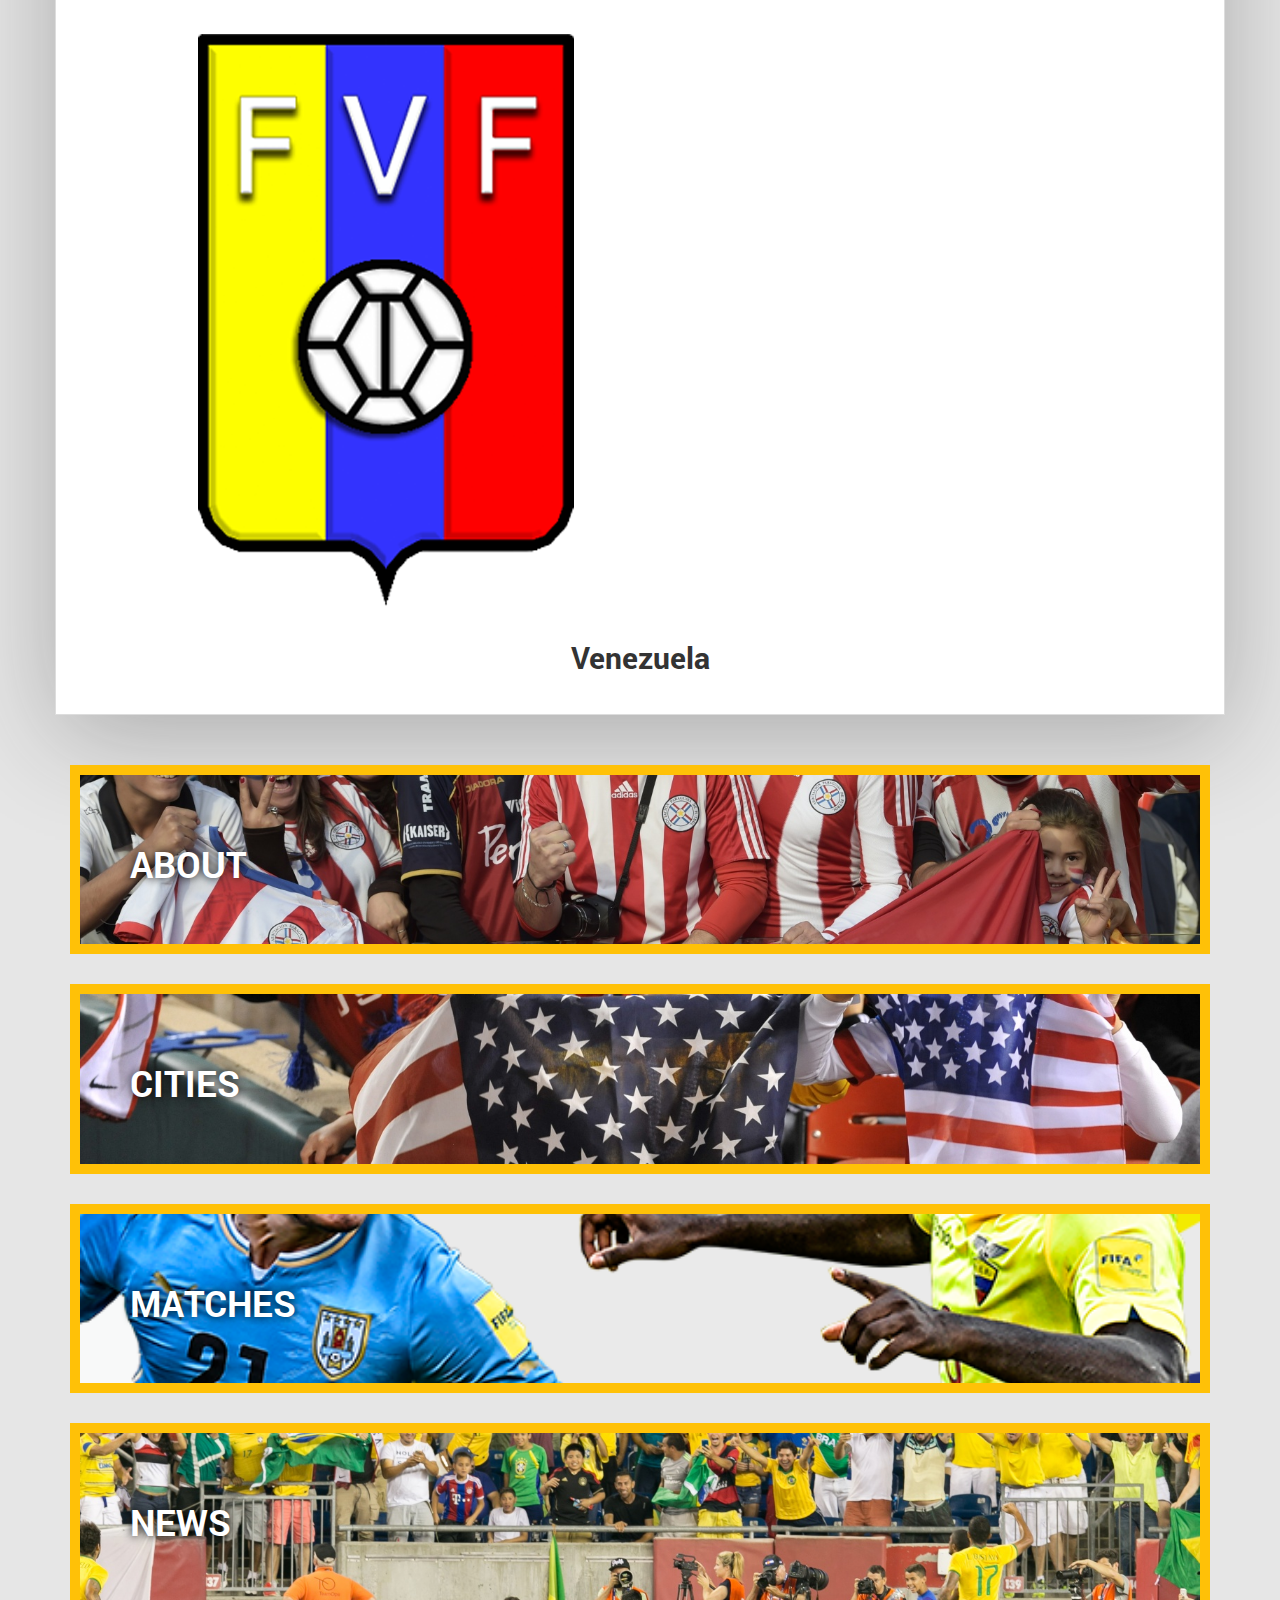
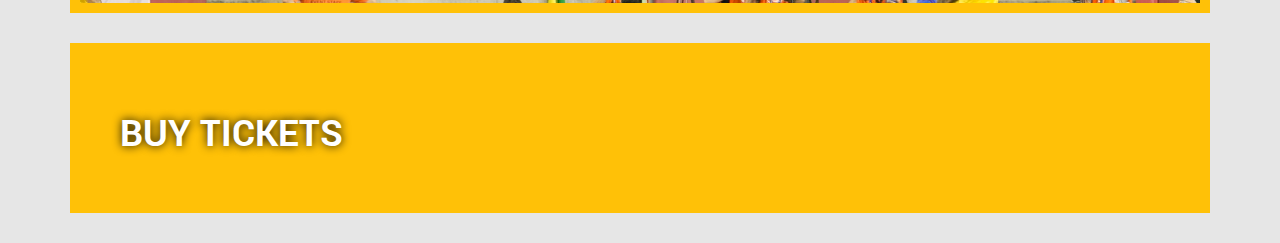
<file: team.html>
<!DOCTYPE html>
<html lang="en">
  <head>
    <meta charset="utf-8">
    <meta http-equiv="X-UA-Compatible" content="IE=edge">
    <meta name="viewport" content="width=device-width, initial-scale=1">
    <title>Copa America 2016</title>

    <!-- Bootstrap -->
    <link href="css/bootstrap.min.css" rel="stylesheet">

    <!-- Animate.CSS -->
    <link href="css/animate.css" rel="stylesheet">

    <!-- Stylesheet -->
    <link href="style.css" rel="stylesheet">

  </head>
  <body class="animated fadeIn">
    <section class="team-cover cover-cmn">
      <div class="container-fluid">
        <div class="row">
          <div class="text-center text-uppercase animated slideInDown">
            <h1>16 Teams</h1>
            <p>Argentina • Bolivia • Brazil • Chile • Colombia • Costa Rica • Ecuador • Haiti • Jamaica • Mexico • Panama • Paraguay • Peru • Uruguay • United States • Venezuela</p>
          </div>
        </div>
      </div>
    </section>
    <section class="info animated slideInUp">
      <div class="container">
        <div class="row">
          <div class="one-info text-center">
            <table class="table table-bordered">
              <tr>
                <td>
                  <img class="img img-responsive" src="img/team-logo/Argentina.png" alt="">
                  <h2>Argentina</h2>
                </td>
              </tr>
              <tr>
                <td>
                  <img class="img img-responsive" src="img/team-logo/Bolivia.png" alt="">
                  <h2>Bolivia</h2>
                </td>
              </tr>
              <tr>
                <td>
                  <img class="img img-responsive" src="img/team-logo/Brazil.png" alt="">
                  <h2>Brazil</h2>
                </td>
              </tr>
              <tr>
                <td>
                  <img class="img img-responsive" src="img/team-logo/Chile.png" alt="">
                  <h2>Chile</h2>
                </td>
              </tr>
              <tr>
                <td>
                  <img class="img img-responsive" src="img/team-logo/Colombia.png" alt="">
                  <h2>Colombia</h2>
                </td>
              </tr>
              <tr>
                <td>
                  <img class="img img-responsive" src="img/team-logo/Costa-Rica.png" alt="">
                  <h2>Costa Rica</h2>
                </td>
              </tr>
              <tr>
                <td>
                  <img class="img img-responsive" src="img/team-logo/Ecuador.png" alt="">
                  <h2>Ecuador</h2>
                </td>
              </tr>
              <tr>
                <td>
                  <img class="img img-responsive" src="img/team-logo/Haiti.png" alt="">
                  <h2>Haiti</h2>
                </td>
              </tr>
              <tr>
                <td>
                  <img class="img img-responsive" src="img/team-logo/Jamaica.png" alt="">
                  <h2>Jamaica</h2>
                </td>
              </tr>
              <tr>
                <td>
                  <img class="img img-responsive" src="img/team-logo/Mexico.png" alt="">
                  <h2>Mexico</h2>
                </td>
              </tr>
              <tr>
                <td>
                  <img class="img img-responsive" src="img/team-logo/Panama.png" alt="">
                  <h2>Panama</h2>
                </td>
              </tr>
              <tr>
                <td>
                  <img class="img img-responsive" src="img/team-logo/Paraguay.png" alt="">
                  <h2>Paraguay</h2>
                </td>
              </tr>
              <tr>
                <td>
                  <img class="img img-responsive" src="img/team-logo/Peru.png" alt="">
                  <h2>Peru</h2>
                </td>
              </tr>
              <tr>
                <td>
                  <img class="img img-responsive" src="img/team-logo/Uruguay.png" alt="">
                  <h2>Uruguay</h2>
                </td>
              </tr>
              <tr>
                <td>
                  <img class="img img-responsive" src="img/team-logo/USA.png" alt="">
                  <h2>USA</h2>
                </td>
              </tr>
              <tr>
                <td>
                  <img class="img img-responsive" src="img/team-logo/Venezuela.png" alt="">
                  <h2>Venezuela</h2>
                </td>
              </tr>
            </table>
          </div>
        </div>
      </div>
    </section>
    <section class="item">
      <div class="container">
        <div class="row">
          <div class="col-sm-12">
            <a href="about.html">
              <div class="item-1 item-cmn text-uppercase">
                <h1>About</h1>
              </div>  
            </a>
          </div>
          <div class="col-sm-12">
            <a href="cities.html">
              <div class="item-2 item-cmn text-uppercase">
                <h1>Cities</h1>
              </div>  
            </a>
          </div>
          <div class="col-sm-12">
            <a href="matches.html">
              <div class="item-4 item-cmn text-uppercase">
                <h1>Matches</h1>
              </div>  
            </a>
          </div>
          <div class="col-sm-12">
            <a href="news.html">
              <div class="item-5 item-cmn text-uppercase">
                <h1>News</h1>
              </div>  
            </a>
          </div>
          <div class="col-sm-12">
            <a href="buytickets.html">
              <div class="item-6 item-cmn text-uppercase">
                <h1>Buy Tickets</h1>
              </div>  
            </a>
          </div>
        </div>
      </div>
    </section>
  </body>
</html>
</file>
<file: style.css>
body {
	background: #e6e6e6;
	font-family: 'Roboto';
}


@font-face {
  font-family: 'Roboto';
  src: url('font/Roboto-Light.eot?#iefix') format('embedded-opentype'),  url('font/Roboto-Light.woff') format('woff'), url('font/Roboto-Light.ttf')  format('truetype'), url('font/Roboto-Light.svg#Roboto-Light') format('svg');
  font-weight: 100;
  font-style: normal;
}

@font-face {
  font-family: 'Roboto';
  src: url('font/Roboto-Regular.eot?#iefix') format('embedded-opentype'),  url('font/Roboto-Regular.woff') format('woff'), url('font/Roboto-Regular.ttf')  format('truetype'), url('font/Roboto-Regular.svg#Roboto-Regular') format('svg');
  font-weight: 300;
  font-style: normal;
}

@font-face {
  font-family: 'Roboto';
  src: url('font/Roboto-Bold.eot?#iefix') format('embedded-opentype'),  url('font/Roboto-Bold.woff') format('woff'), url('font/Roboto-Bold.ttf')  format('truetype'), url('font/Roboto-Bold.svg#Roboto-Bold') format('svg');
  font-weight: 500;
  font-style: normal;
}


h1
h2
h3
h4
h5
h6 {
	color: #000;
}

p {

}

a {
	color: inherit;
	text-decoration: none;
}

a:hover {
	color: inherit;
	text-decoration: none;
}

.navbar-default {
	border-radius: 0;
	margin-bottom: 50px;
    background: #FFC107;
    border: 0;
    -moz-box-shadow: 0 1px 10px rgba(34,34,34,0.3);
    -webkit-box-shadow: 0 1px 10px rgba(34,34,34,0.3);
    box-shadow: 0 1px 10px rgba(34,34,34,0.3);
}

.navbar-default .navbar-brand {
	color: #1F272B!important;
	font-weight: 500;
	font-size: 24px;
}

.navbar-clearfix {
	height: 50px;
	margin-bottom: 25px;
}

.item-cmn {
	padding: 50px;
	color: #fff;
	border: 10px solid #FFC107;
	text-shadow: 0px 0px 10px #000;
	margin-bottom: 30px;
}

.item-1 {
	background: url(img/about.jpg) center center;
	background-size: 100%;
}

.item-2 {
	background: url(img/cities.JPG) center center;
	background-size: 100%;
}

.item-3 {
	background: url(img/matches.jpg) center center;
	background-size: 100%;
}

.item-4 {
	background: url(img/teams.png) center center;
	background-size: 100%;
}

.item-5 {
	background: url(img/news.jpg) center center;
	background-size: 100%;
}

.item-6 {
	background: #FFC107;
	border: none;
}

.cover-cmn {
	background-size: 100%;
	color: #fff;
	padding: 100px 0;
	text-shadow: 0px 0px 10px #000;
}

.about-cover {
	background: url(img/about.jpg) center center;
}

.the-tournament {
	
}

.tournament {
	padding: 50px 0;
	background: #fff;
	border: 1px solid #e6e6e6;
}

.info {
	padding: 30px 0;
}

.one-info {
	background: #fff;
	-moz-box-shadow: 0 20px 100px rgba(34,34,34,0.3);
    -webkit-box-shadow: 0 20px 100px rgba(34,34,34,0.3);
    box-shadow: 0 20px 100px rgba(34,34,34,0.3);
}

.one-info td {
	padding: 30px!important;
}

.two-info {
	background: #fff;
	padding: 30px;
	-moz-box-shadow: 0 20px 100px rgba(34,34,34,0.3);
    -webkit-box-shadow: 0 20px 100px rgba(34,34,34,0.3);
    box-shadow: 0 20px 100px rgba(34,34,34,0.3);
}

.cities-cover {
	background: url(img/cities.JPG) center center;
}

.city-one {
	background: 
}

.matches-cover {
	background: url(img/matches.jpg) center center;
}

.start-match {
	background: #fff;
}

.start-match-pad {
	padding: 45px 0;
}

.group-table {
	padding: 30px 0;
}

.single-group-table td {
	background: #fff;
}

.single-group-table img {
	height: 15px;
	margin-right: 15px;
}

.table>tbody>tr>td.info {
	background-color: #43a7ee;
	color: #fff;
}

.table>tbody>tr>td.success {
	background-color: #5dc630;
	color: #fff;
}

.table>tbody>tr>td.danger {
	background-color: #df0035;
	color: #fff;
}

.table>tbody>tr>td.warning {
	background-color: #ebba2c;
	color: #fff;
}

.matches td {
	background-color: #fff;
}

.team-cover {
	background: url(img/teams.png) center center;
}
</file>
